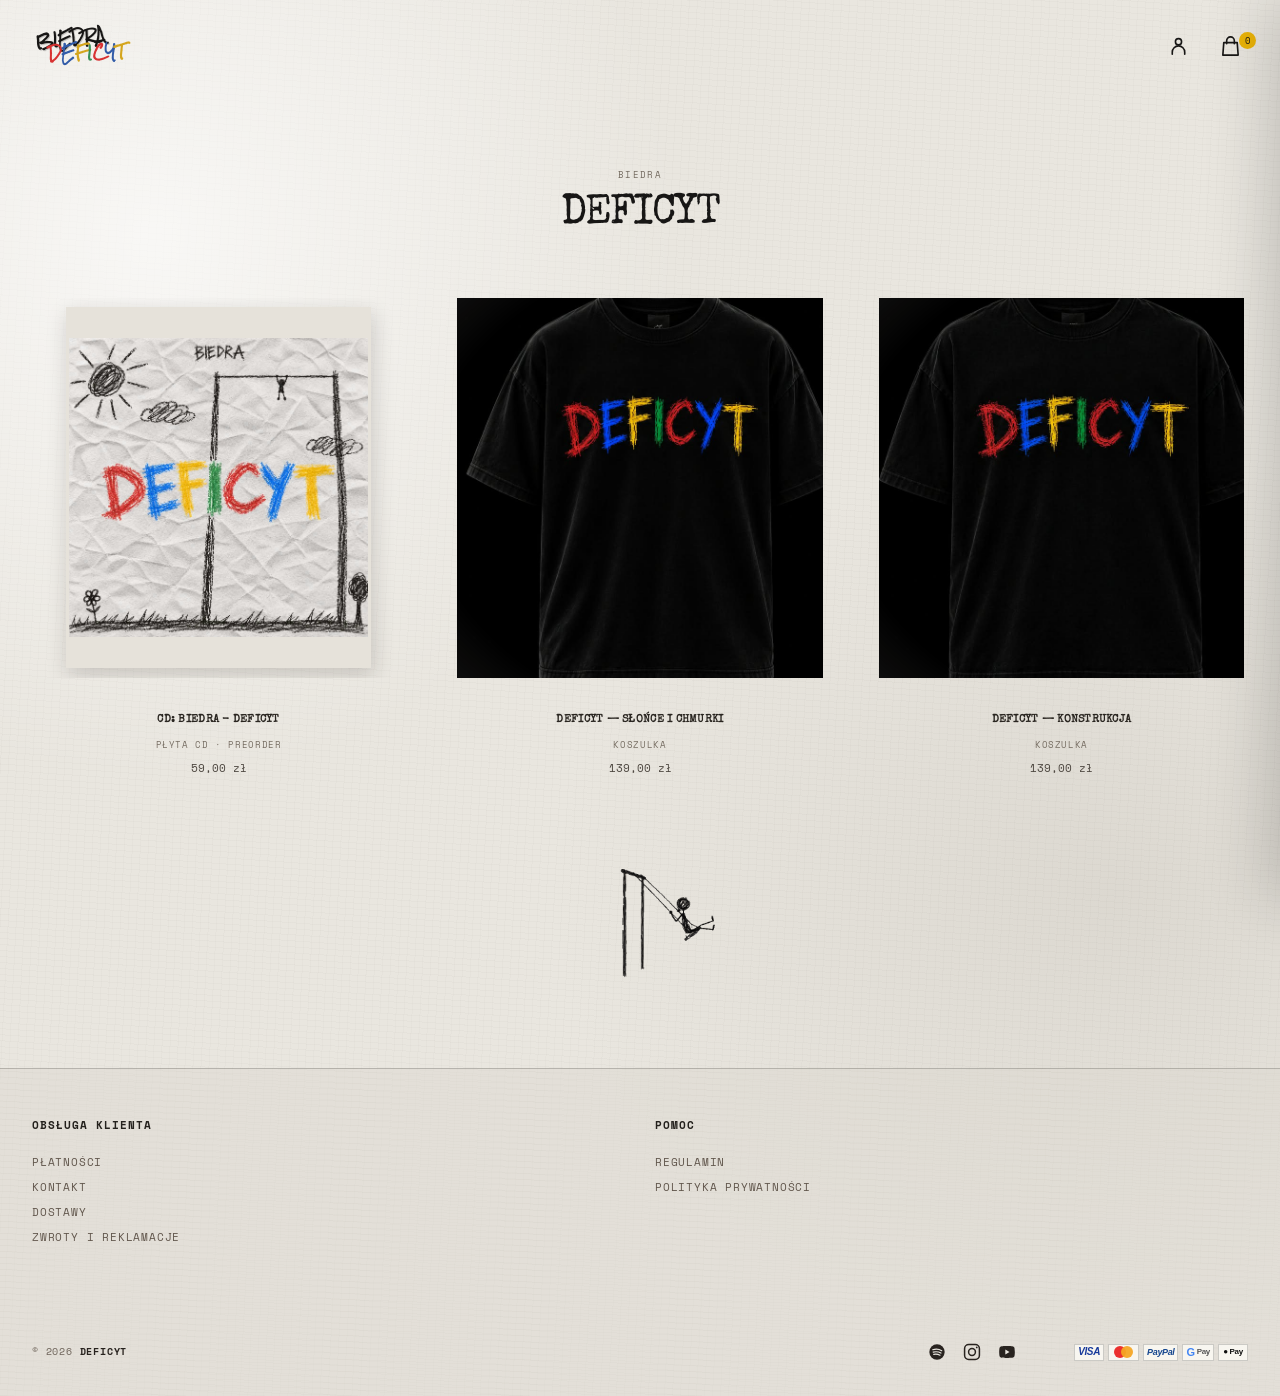
<file: index.html>
<!doctype html>
<html lang="pl">
<head>
  <meta charset="utf-8">
  <meta name="viewport" content="width=device-width, initial-scale=1">
  <meta name="theme-color" content="#e8e5de">
  <meta name="description" content="DEFICYT — wydanie BIEDRA — DEFICYT, płyta CD i koszulki.">
  <title>DEFICYT — sklep</title>
  <link rel="stylesheet" href="./styles.css">
  <script src="./config.js" defer></script>
  <script src="./app.js" defer></script>
</head>
<body data-page="home">
  <header class="site-header">
    <a class="logo" href="./index.html" aria-label="DEFICYT — strona główna">
      <span>BIEDRA</span><span class="logo-deficyt"><span class="logo-deficyt-letter">D</span><span class="logo-deficyt-letter">E</span><span class="logo-deficyt-letter">F</span><span class="logo-deficyt-letter">I</span><span class="logo-deficyt-letter">C</span><span class="logo-deficyt-letter">Y</span><span class="logo-deficyt-letter">T</span></span>
    </a>
    <nav class="header-actions" aria-label="Nawigacja">
      <a class="header-icon account-link" href="#wydanie" aria-label="Przejdź do wydania">
        <svg viewBox="0 0 24 24" aria-hidden="true"><circle cx="12" cy="7" r="3.2"/><path d="M5.5 20v-2.1a6.5 6.5 0 0 1 13 0V20"/></svg>
      </a>
      <button class="header-icon cart-open" type="button" aria-label="Otwórz koszyk">
        <svg viewBox="0 0 24 24" aria-hidden="true"><path d="M5 8h14l1 13H4L5 8Z"/><path d="M8 9V6a4 4 0 0 1 8 0v3"/></svg>
        <span class="cart-count">0</span>
      </button>
    </nav>
  </header>

  <main class="home-main">
    <section class="home-products" id="wydanie" aria-label="Produkty DEFICYT">
      <header class="home-preface">
        <p class="home-preface-kicker">BIEDRA</p>
        <h1>DEFICYT</h1>
      </header>
      <div class="home-product-grid" id="home-product-grid"></div>
      <div class="home-swing" aria-label="Animacja huśtającej się postaci">
        <img src="./assets/kid-swing.gif" alt="Huśtająca się rysunkowa postać" loading="lazy">
      </div>
    </section>
  </main>

  <footer class="site-footer" aria-label="Stopka sklepu">
  <div class="footer-inner">
    <div class="footer-links">
      <section class="footer-column" aria-label="Obsługa klienta">
        <h2>OBSŁUGA KLIENTA</h2>
        <a href="./platnosci.html">PŁATNOŚCI</a>
        <a href="./kontakt.html">KONTAKT</a>
        <a href="./dostawa.html">DOSTAWY</a>
        <a href="./zwroty.html">ZWROTY I REKLAMACJE</a>
      </section>
      <section class="footer-column" aria-label="Pomoc">
        <h2>POMOC</h2>
        <a href="./regulamin.html">REGULAMIN</a>
        <a href="./prywatnosc.html">POLITYKA PRYWATNOŚCI</a>
      </section>
    </div>
    <div class="footer-bottom">
      <p class="footer-copyright">© 2026 <strong>DEFICYT</strong></p>
      <nav class="footer-socials" aria-label="Media społecznościowe">
        <a href="#" aria-label="Spotify" title="Spotify"><svg viewBox="0 0 24 24" aria-hidden="true"><circle cx="12" cy="12" r="9.2" fill="currentColor" stroke="none"/><path d="M6.8 9.2c3.9-1.1 7.9-.7 10.9 1.2M7.4 12.1c3.2-.8 6.7-.4 9.3 1.2M8 14.8c2.7-.6 5.4-.2 7.6 1.1" fill="none" stroke="#e9e6df" stroke-width="1.35" stroke-linecap="round"/></svg></a>
        <a href="#" aria-label="Instagram" title="Instagram"><svg viewBox="0 0 24 24" aria-hidden="true"><rect x="3.1" y="3.1" width="17.8" height="17.8" rx="5" fill="none" stroke="currentColor" stroke-width="1.8"/><circle cx="12" cy="12" r="4.1" fill="none" stroke="currentColor" stroke-width="1.8"/><circle cx="17.7" cy="6.5" r="1.1" fill="currentColor" stroke="none"/></svg></a>
        <a href="#" aria-label="YouTube" title="YouTube"><svg viewBox="0 0 24 24" aria-hidden="true"><path d="M21 7.2a2.6 2.6 0 0 0-1.8-1.9C17.6 4.8 12 4.8 12 4.8s-5.6 0-7.2.5A2.6 2.6 0 0 0 3 7.2 27 27 0 0 0 2.6 12a27 27 0 0 0 .4 4.8 2.6 2.6 0 0 0 1.8 1.9c1.6.5 7.2.5 7.2.5s5.6 0 7.2-.5a2.6 2.6 0 0 0 1.8-1.9 27 27 0 0 0 .4-4.8Z" fill="currentColor" stroke="none"/><path d="m10 9 5 3-5 3Z" fill="#e9e6df" stroke="none"/></svg></a>
      </nav>
      <div class="footer-payments" aria-label="Przykładowe oznaczenia płatności">
        <span class="pay-logo visa">VISA</span><span class="pay-logo mastercard"><i></i><b></b></span>
        <span class="pay-logo paypal">PayPal</span><span class="pay-logo gpay"><b>G</b> Pay</span><span class="pay-logo applepay">● Pay</span>
      </div>
    </div>
  </div>
</footer>

  <div class="cart-scrim" hidden></div>
  <aside class="cart-drawer" aria-hidden="true" aria-label="Koszyk">
    <div class="cart-head">
      <div><p class="micro-label">TWÓJ WYBÓR</p><h2>Koszyk<span>.</span></h2></div>
      <button class="cart-close" type="button" aria-label="Zamknij koszyk">×</button>
    </div>
    <div class="cart-lines"></div>
    <p class="cart-empty">Koszyk jest pusty.</p>
    <div class="cart-foot">
      <div class="cart-sum"><span>SUMA</span><strong>0,00 zł</strong></div>
      <button class="checkout-button" type="button" disabled>PRZEJDŹ DO CHECKOUTU <b>↗</b></button>
      <p class="checkout-note" role="status">Tryb podglądu — checkout płatności jest wyłączony.</p>
    </div>
  </aside>
  <div class="toast" role="status" aria-live="polite"></div>
</body>
</html>
</file>
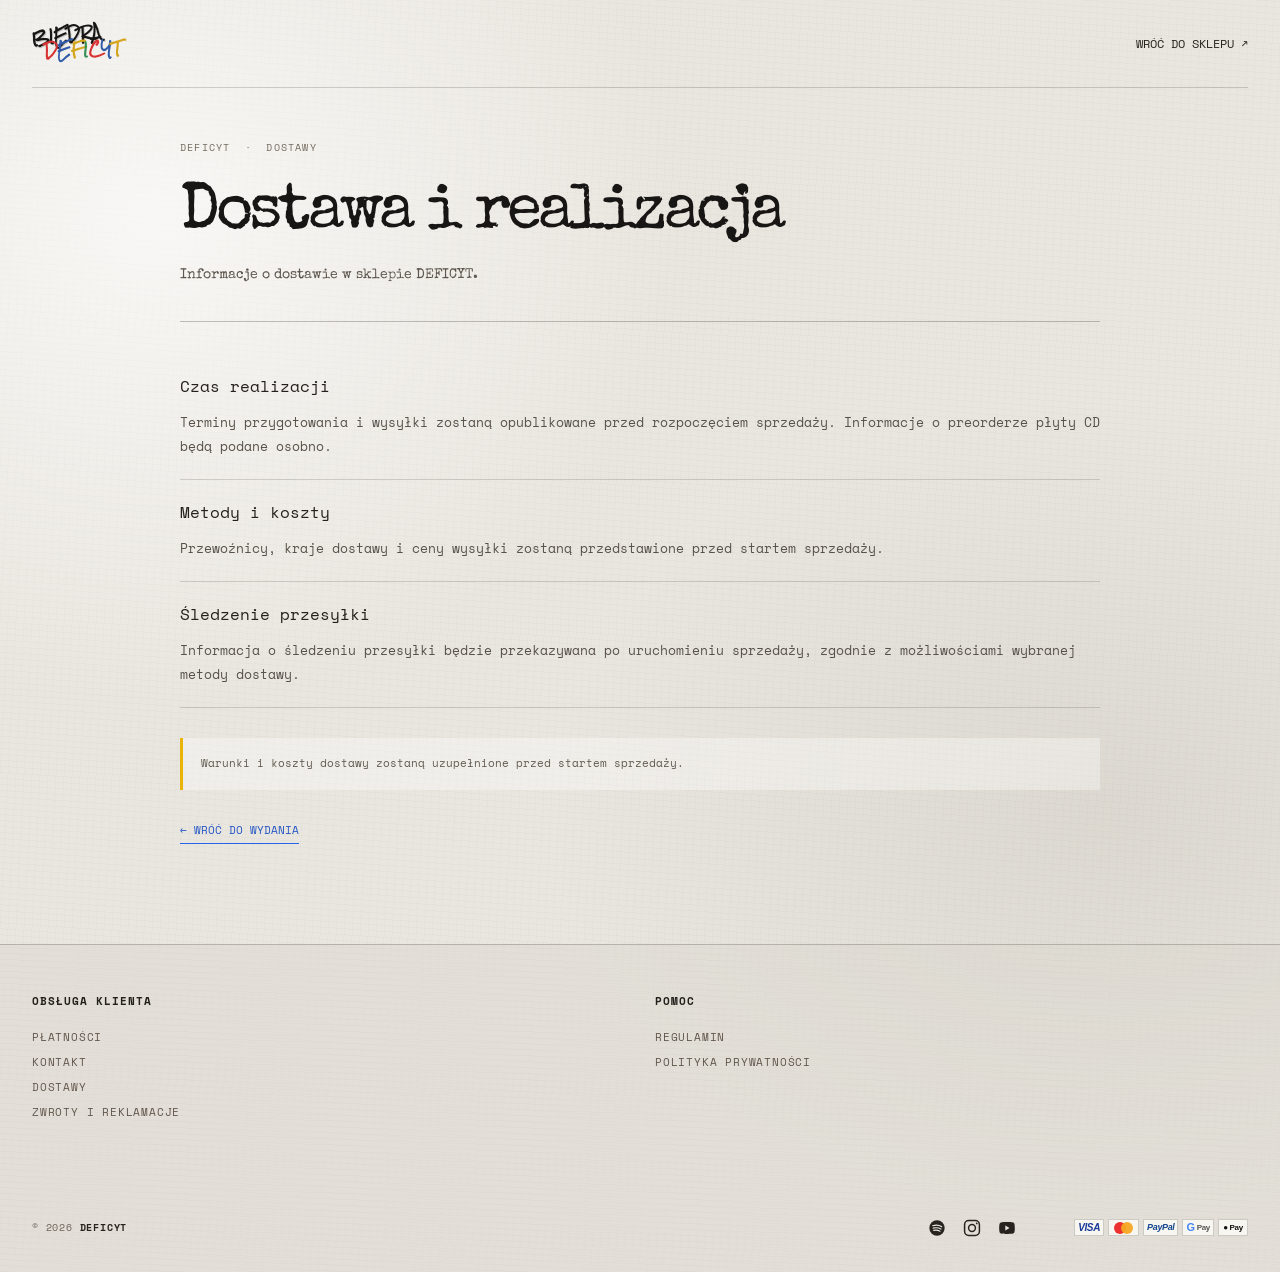
<file: dostawa.html>
<!doctype html>
<html lang="pl">
<head>
  <meta charset="utf-8">
  <meta name="viewport" content="width=device-width, initial-scale=1">
  <meta name="theme-color" content="#e9e6df">
  <meta name="description" content="Informacje o dostawie w sklepie DEFICYT.">
  <title>Dostawy — DEFICYT</title>
  <link rel="stylesheet" href="./styles.css">
</head>
<body class="info-body">
  <header class="info-header">
    <a class="logo" href="./index.html" aria-label="DEFICYT — strona główna"><span>BIEDRA</span><span class="logo-deficyt"><span class="logo-deficyt-letter">D</span><span class="logo-deficyt-letter">E</span><span class="logo-deficyt-letter">F</span><span class="logo-deficyt-letter">I</span><span class="logo-deficyt-letter">C</span><span class="logo-deficyt-letter">Y</span><span class="logo-deficyt-letter">T</span></span></a>
    <a class="info-home" href="./index.html">WRÓĆ DO SKLEPU ↗</a>
  </header>
  <main class="info-main">
    <p class="info-kicker">DEFICYT &nbsp;·&nbsp; DOSTAWY</p>
    <h1 class="info-title">Dostawa i realizacja</h1>
    <p class="info-lead">Informacje o dostawie w sklepie DEFICYT.</p>
    <div class="info-rule"></div>
    <section class="info-section"><h2>Czas realizacji</h2><p>Terminy przygotowania i wysyłki zostaną opublikowane przed rozpoczęciem sprzedaży. Informacje o preorderze płyty CD będą podane osobno.</p></section><section class="info-section"><h2>Metody i koszty</h2><p>Przewoźnicy, kraje dostawy i ceny wysyłki zostaną przedstawione przed startem sprzedaży.</p></section><section class="info-section"><h2>Śledzenie przesyłki</h2><p>Informacja o śledzeniu przesyłki będzie przekazywana po uruchomieniu sprzedaży, zgodnie z możliwościami wybranej metody dostawy.</p></section>
    <aside class="info-notice">Warunki i koszty dostawy zostaną uzupełnione przed startem sprzedaży.</aside>
    <a class="info-back" href="./index.html">← WRÓĆ DO WYDANIA</a>
  </main>
  <footer class="site-footer" aria-label="Stopka sklepu">
  <div class="footer-inner">
    <div class="footer-links">
      <section class="footer-column" aria-label="Obsługa klienta">
        <h2>OBSŁUGA KLIENTA</h2>
        <a href="./platnosci.html">PŁATNOŚCI</a>
        <a href="./kontakt.html">KONTAKT</a>
        <a href="./dostawa.html">DOSTAWY</a>
        <a href="./zwroty.html">ZWROTY I REKLAMACJE</a>
      </section>
      <section class="footer-column" aria-label="Pomoc">
        <h2>POMOC</h2>
        <a href="./regulamin.html">REGULAMIN</a>
        <a href="./prywatnosc.html">POLITYKA PRYWATNOŚCI</a>
      </section>
    </div>
    <div class="footer-bottom">
      <p class="footer-copyright">© 2026 <strong>DEFICYT</strong></p>
      <nav class="footer-socials" aria-label="Media społecznościowe">
        <a href="#" aria-label="Spotify" title="Spotify"><svg viewBox="0 0 24 24" aria-hidden="true"><circle cx="12" cy="12" r="9.2" fill="currentColor" stroke="none"/><path d="M6.8 9.2c3.9-1.1 7.9-.7 10.9 1.2M7.4 12.1c3.2-.8 6.7-.4 9.3 1.2M8 14.8c2.7-.6 5.4-.2 7.6 1.1" fill="none" stroke="#e9e6df" stroke-width="1.35" stroke-linecap="round"/></svg></a>
        <a href="#" aria-label="Instagram" title="Instagram"><svg viewBox="0 0 24 24" aria-hidden="true"><rect x="3.1" y="3.1" width="17.8" height="17.8" rx="5" fill="none" stroke="currentColor" stroke-width="1.8"/><circle cx="12" cy="12" r="4.1" fill="none" stroke="currentColor" stroke-width="1.8"/><circle cx="17.7" cy="6.5" r="1.1" fill="currentColor" stroke="none"/></svg></a>
        <a href="#" aria-label="YouTube" title="YouTube"><svg viewBox="0 0 24 24" aria-hidden="true"><path d="M21 7.2a2.6 2.6 0 0 0-1.8-1.9C17.6 4.8 12 4.8 12 4.8s-5.6 0-7.2.5A2.6 2.6 0 0 0 3 7.2 27 27 0 0 0 2.6 12a27 27 0 0 0 .4 4.8 2.6 2.6 0 0 0 1.8 1.9c1.6.5 7.2.5 7.2.5s5.6 0 7.2-.5a2.6 2.6 0 0 0 1.8-1.9 27 27 0 0 0 .4-4.8Z" fill="currentColor" stroke="none"/><path d="m10 9 5 3-5 3Z" fill="#e9e6df" stroke="none"/></svg></a>
      </nav>
      <div class="footer-payments" aria-label="Przykładowe oznaczenia płatności">
        <span class="pay-logo visa">VISA</span><span class="pay-logo mastercard"><i></i><b></b></span>
        <span class="pay-logo paypal">PayPal</span><span class="pay-logo gpay"><b>G</b> Pay</span><span class="pay-logo applepay">● Pay</span>
      </div>
    </div>
  </div>
</footer>
</body>
</html>
</file>
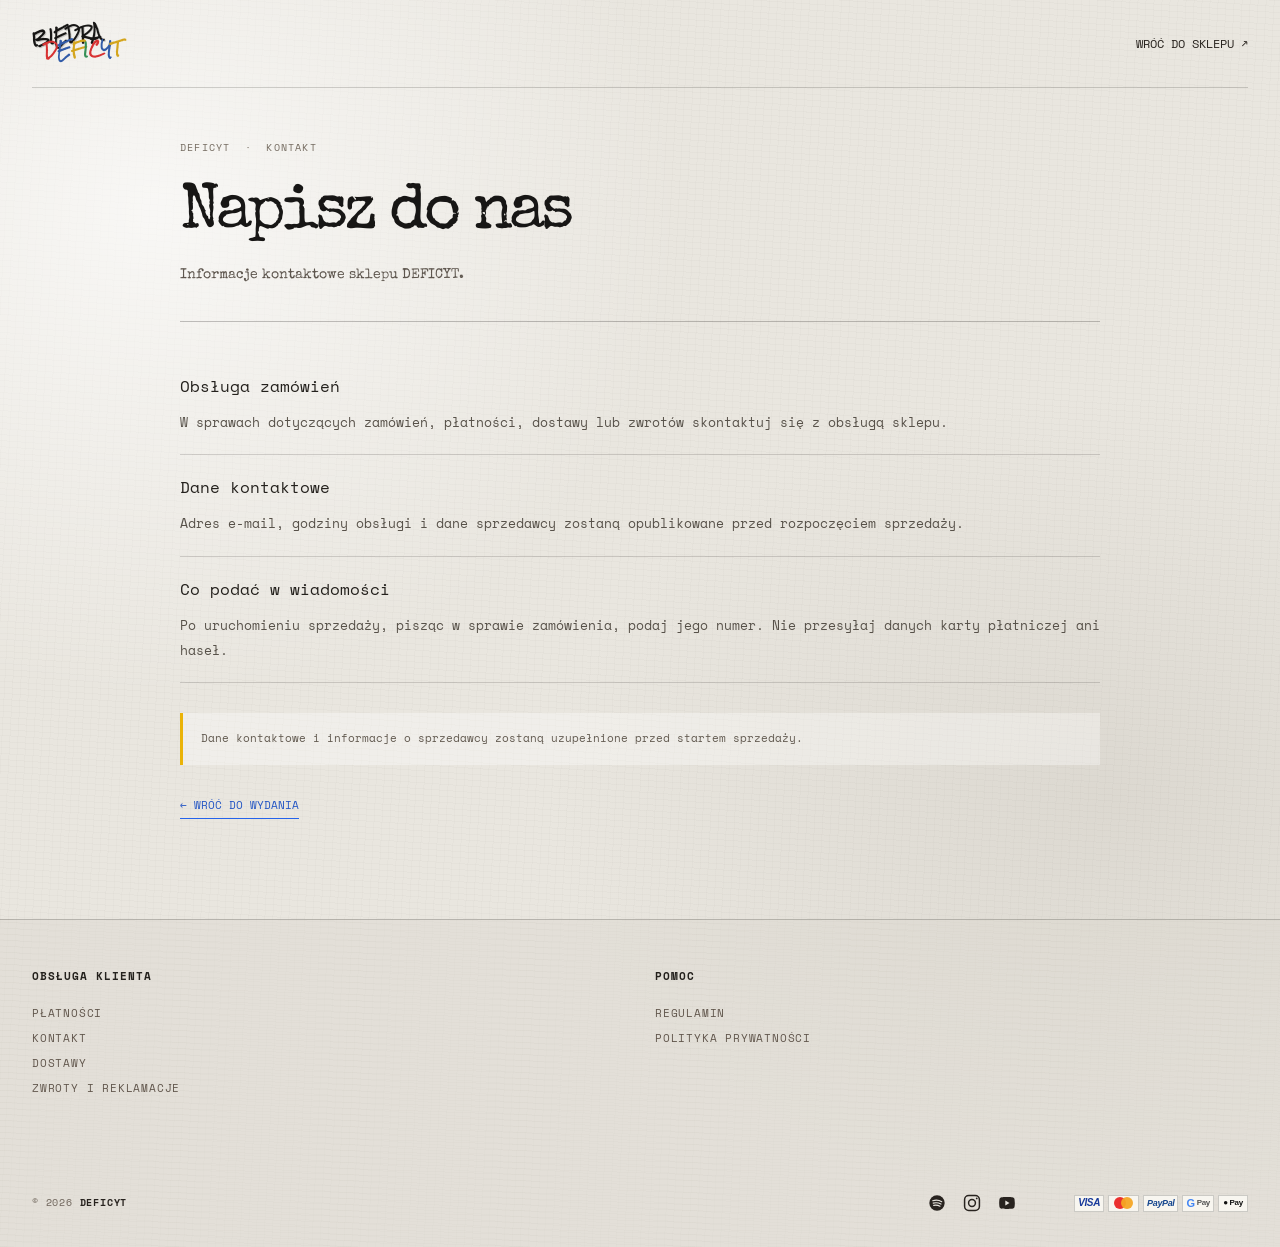
<file: kontakt.html>
<!doctype html>
<html lang="pl">
<head>
  <meta charset="utf-8">
  <meta name="viewport" content="width=device-width, initial-scale=1">
  <meta name="theme-color" content="#e9e6df">
  <meta name="description" content="Kontakt ze sklepem DEFICYT.">
  <title>Kontakt — DEFICYT</title>
  <link rel="stylesheet" href="./styles.css">
</head>
<body class="info-body">
  <header class="info-header">
    <a class="logo" href="./index.html" aria-label="DEFICYT — strona główna"><span>BIEDRA</span><span class="logo-deficyt"><span class="logo-deficyt-letter">D</span><span class="logo-deficyt-letter">E</span><span class="logo-deficyt-letter">F</span><span class="logo-deficyt-letter">I</span><span class="logo-deficyt-letter">C</span><span class="logo-deficyt-letter">Y</span><span class="logo-deficyt-letter">T</span></span></a>
    <a class="info-home" href="./index.html">WRÓĆ DO SKLEPU ↗</a>
  </header>
  <main class="info-main">
    <p class="info-kicker">DEFICYT &nbsp;·&nbsp; KONTAKT</p>
    <h1 class="info-title">Napisz do nas</h1>
    <p class="info-lead">Informacje kontaktowe sklepu DEFICYT.</p>
    <div class="info-rule"></div>
    <section class="info-section"><h2>Obsługa zamówień</h2><p>W sprawach dotyczących zamówień, płatności, dostawy lub zwrotów skontaktuj się z obsługą sklepu.</p></section><section class="info-section"><h2>Dane kontaktowe</h2><p>Adres e-mail, godziny obsługi i dane sprzedawcy zostaną opublikowane przed rozpoczęciem sprzedaży.</p></section><section class="info-section"><h2>Co podać w wiadomości</h2><p>Po uruchomieniu sprzedaży, pisząc w sprawie zamówienia, podaj jego numer. Nie przesyłaj danych karty płatniczej ani haseł.</p></section>
    <aside class="info-notice">Dane kontaktowe i informacje o sprzedawcy zostaną uzupełnione przed startem sprzedaży.</aside>
    <a class="info-back" href="./index.html">← WRÓĆ DO WYDANIA</a>
  </main>
  <footer class="site-footer" aria-label="Stopka sklepu">
  <div class="footer-inner">
    <div class="footer-links">
      <section class="footer-column" aria-label="Obsługa klienta">
        <h2>OBSŁUGA KLIENTA</h2>
        <a href="./platnosci.html">PŁATNOŚCI</a>
        <a href="./kontakt.html">KONTAKT</a>
        <a href="./dostawa.html">DOSTAWY</a>
        <a href="./zwroty.html">ZWROTY I REKLAMACJE</a>
      </section>
      <section class="footer-column" aria-label="Pomoc">
        <h2>POMOC</h2>
        <a href="./regulamin.html">REGULAMIN</a>
        <a href="./prywatnosc.html">POLITYKA PRYWATNOŚCI</a>
      </section>
    </div>
    <div class="footer-bottom">
      <p class="footer-copyright">© 2026 <strong>DEFICYT</strong></p>
      <nav class="footer-socials" aria-label="Media społecznościowe">
        <a href="#" aria-label="Spotify" title="Spotify"><svg viewBox="0 0 24 24" aria-hidden="true"><circle cx="12" cy="12" r="9.2" fill="currentColor" stroke="none"/><path d="M6.8 9.2c3.9-1.1 7.9-.7 10.9 1.2M7.4 12.1c3.2-.8 6.7-.4 9.3 1.2M8 14.8c2.7-.6 5.4-.2 7.6 1.1" fill="none" stroke="#e9e6df" stroke-width="1.35" stroke-linecap="round"/></svg></a>
        <a href="#" aria-label="Instagram" title="Instagram"><svg viewBox="0 0 24 24" aria-hidden="true"><rect x="3.1" y="3.1" width="17.8" height="17.8" rx="5" fill="none" stroke="currentColor" stroke-width="1.8"/><circle cx="12" cy="12" r="4.1" fill="none" stroke="currentColor" stroke-width="1.8"/><circle cx="17.7" cy="6.5" r="1.1" fill="currentColor" stroke="none"/></svg></a>
        <a href="#" aria-label="YouTube" title="YouTube"><svg viewBox="0 0 24 24" aria-hidden="true"><path d="M21 7.2a2.6 2.6 0 0 0-1.8-1.9C17.6 4.8 12 4.8 12 4.8s-5.6 0-7.2.5A2.6 2.6 0 0 0 3 7.2 27 27 0 0 0 2.6 12a27 27 0 0 0 .4 4.8 2.6 2.6 0 0 0 1.8 1.9c1.6.5 7.2.5 7.2.5s5.6 0 7.2-.5a2.6 2.6 0 0 0 1.8-1.9 27 27 0 0 0 .4-4.8Z" fill="currentColor" stroke="none"/><path d="m10 9 5 3-5 3Z" fill="#e9e6df" stroke="none"/></svg></a>
      </nav>
      <div class="footer-payments" aria-label="Przykładowe oznaczenia płatności">
        <span class="pay-logo visa">VISA</span><span class="pay-logo mastercard"><i></i><b></b></span>
        <span class="pay-logo paypal">PayPal</span><span class="pay-logo gpay"><b>G</b> Pay</span><span class="pay-logo applepay">● Pay</span>
      </div>
    </div>
  </div>
</footer>
</body>
</html>
</file>
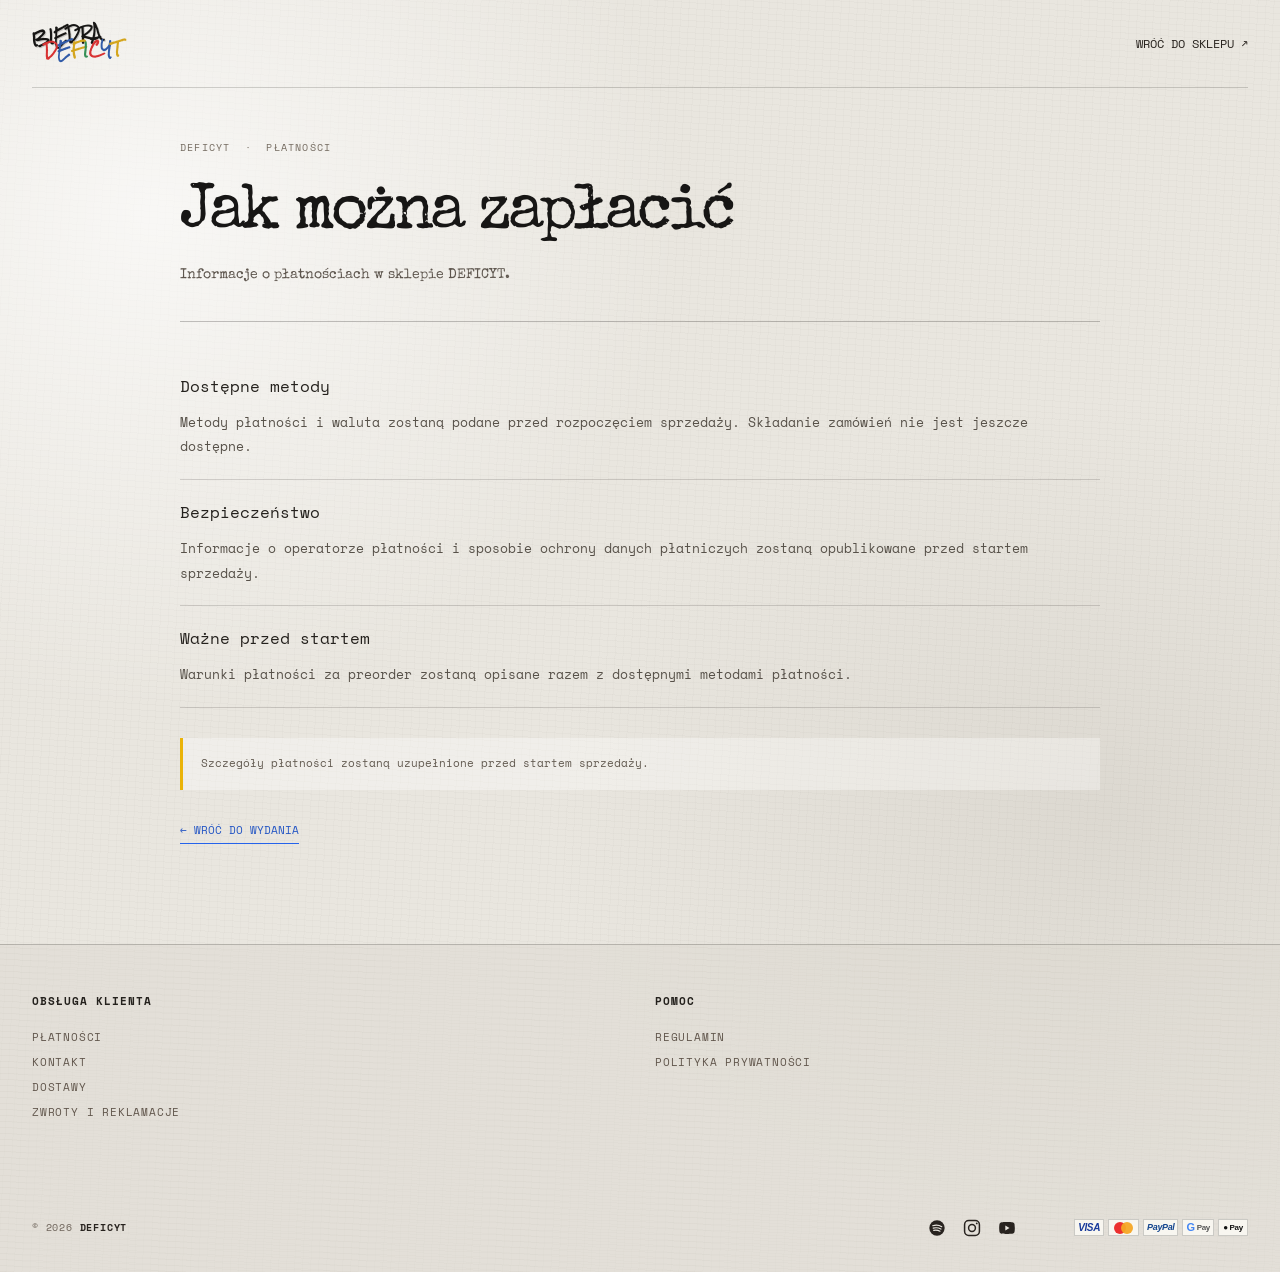
<file: platnosci.html>
<!doctype html>
<html lang="pl">
<head>
  <meta charset="utf-8">
  <meta name="viewport" content="width=device-width, initial-scale=1">
  <meta name="theme-color" content="#e9e6df">
  <meta name="description" content="Informacje o płatnościach w sklepie DEFICYT.">
  <title>Płatności — DEFICYT</title>
  <link rel="stylesheet" href="./styles.css">
</head>
<body class="info-body">
  <header class="info-header">
    <a class="logo" href="./index.html" aria-label="DEFICYT — strona główna"><span>BIEDRA</span><span class="logo-deficyt"><span class="logo-deficyt-letter">D</span><span class="logo-deficyt-letter">E</span><span class="logo-deficyt-letter">F</span><span class="logo-deficyt-letter">I</span><span class="logo-deficyt-letter">C</span><span class="logo-deficyt-letter">Y</span><span class="logo-deficyt-letter">T</span></span></a>
    <a class="info-home" href="./index.html">WRÓĆ DO SKLEPU ↗</a>
  </header>
  <main class="info-main">
    <p class="info-kicker">DEFICYT &nbsp;·&nbsp; PŁATNOŚCI</p>
    <h1 class="info-title">Jak można zapłacić</h1>
    <p class="info-lead">Informacje o płatnościach w sklepie DEFICYT.</p>
    <div class="info-rule"></div>
    <section class="info-section"><h2>Dostępne metody</h2><p>Metody płatności i waluta zostaną podane przed rozpoczęciem sprzedaży. Składanie zamówień nie jest jeszcze dostępne.</p></section><section class="info-section"><h2>Bezpieczeństwo</h2><p>Informacje o operatorze płatności i sposobie ochrony danych płatniczych zostaną opublikowane przed startem sprzedaży.</p></section><section class="info-section"><h2>Ważne przed startem</h2><p>Warunki płatności za preorder zostaną opisane razem z dostępnymi metodami płatności.</p></section>
    <aside class="info-notice">Szczegóły płatności zostaną uzupełnione przed startem sprzedaży.</aside>
    <a class="info-back" href="./index.html">← WRÓĆ DO WYDANIA</a>
  </main>
  <footer class="site-footer" aria-label="Stopka sklepu">
  <div class="footer-inner">
    <div class="footer-links">
      <section class="footer-column" aria-label="Obsługa klienta">
        <h2>OBSŁUGA KLIENTA</h2>
        <a href="./platnosci.html">PŁATNOŚCI</a>
        <a href="./kontakt.html">KONTAKT</a>
        <a href="./dostawa.html">DOSTAWY</a>
        <a href="./zwroty.html">ZWROTY I REKLAMACJE</a>
      </section>
      <section class="footer-column" aria-label="Pomoc">
        <h2>POMOC</h2>
        <a href="./regulamin.html">REGULAMIN</a>
        <a href="./prywatnosc.html">POLITYKA PRYWATNOŚCI</a>
      </section>
    </div>
    <div class="footer-bottom">
      <p class="footer-copyright">© 2026 <strong>DEFICYT</strong></p>
      <nav class="footer-socials" aria-label="Media społecznościowe">
        <a href="#" aria-label="Spotify" title="Spotify"><svg viewBox="0 0 24 24" aria-hidden="true"><circle cx="12" cy="12" r="9.2" fill="currentColor" stroke="none"/><path d="M6.8 9.2c3.9-1.1 7.9-.7 10.9 1.2M7.4 12.1c3.2-.8 6.7-.4 9.3 1.2M8 14.8c2.7-.6 5.4-.2 7.6 1.1" fill="none" stroke="#e9e6df" stroke-width="1.35" stroke-linecap="round"/></svg></a>
        <a href="#" aria-label="Instagram" title="Instagram"><svg viewBox="0 0 24 24" aria-hidden="true"><rect x="3.1" y="3.1" width="17.8" height="17.8" rx="5" fill="none" stroke="currentColor" stroke-width="1.8"/><circle cx="12" cy="12" r="4.1" fill="none" stroke="currentColor" stroke-width="1.8"/><circle cx="17.7" cy="6.5" r="1.1" fill="currentColor" stroke="none"/></svg></a>
        <a href="#" aria-label="YouTube" title="YouTube"><svg viewBox="0 0 24 24" aria-hidden="true"><path d="M21 7.2a2.6 2.6 0 0 0-1.8-1.9C17.6 4.8 12 4.8 12 4.8s-5.6 0-7.2.5A2.6 2.6 0 0 0 3 7.2 27 27 0 0 0 2.6 12a27 27 0 0 0 .4 4.8 2.6 2.6 0 0 0 1.8 1.9c1.6.5 7.2.5 7.2.5s5.6 0 7.2-.5a2.6 2.6 0 0 0 1.8-1.9 27 27 0 0 0 .4-4.8Z" fill="currentColor" stroke="none"/><path d="m10 9 5 3-5 3Z" fill="#e9e6df" stroke="none"/></svg></a>
      </nav>
      <div class="footer-payments" aria-label="Przykładowe oznaczenia płatności">
        <span class="pay-logo visa">VISA</span><span class="pay-logo mastercard"><i></i><b></b></span>
        <span class="pay-logo paypal">PayPal</span><span class="pay-logo gpay"><b>G</b> Pay</span><span class="pay-logo applepay">● Pay</span>
      </div>
    </div>
  </div>
</footer>
</body>
</html>
</file>
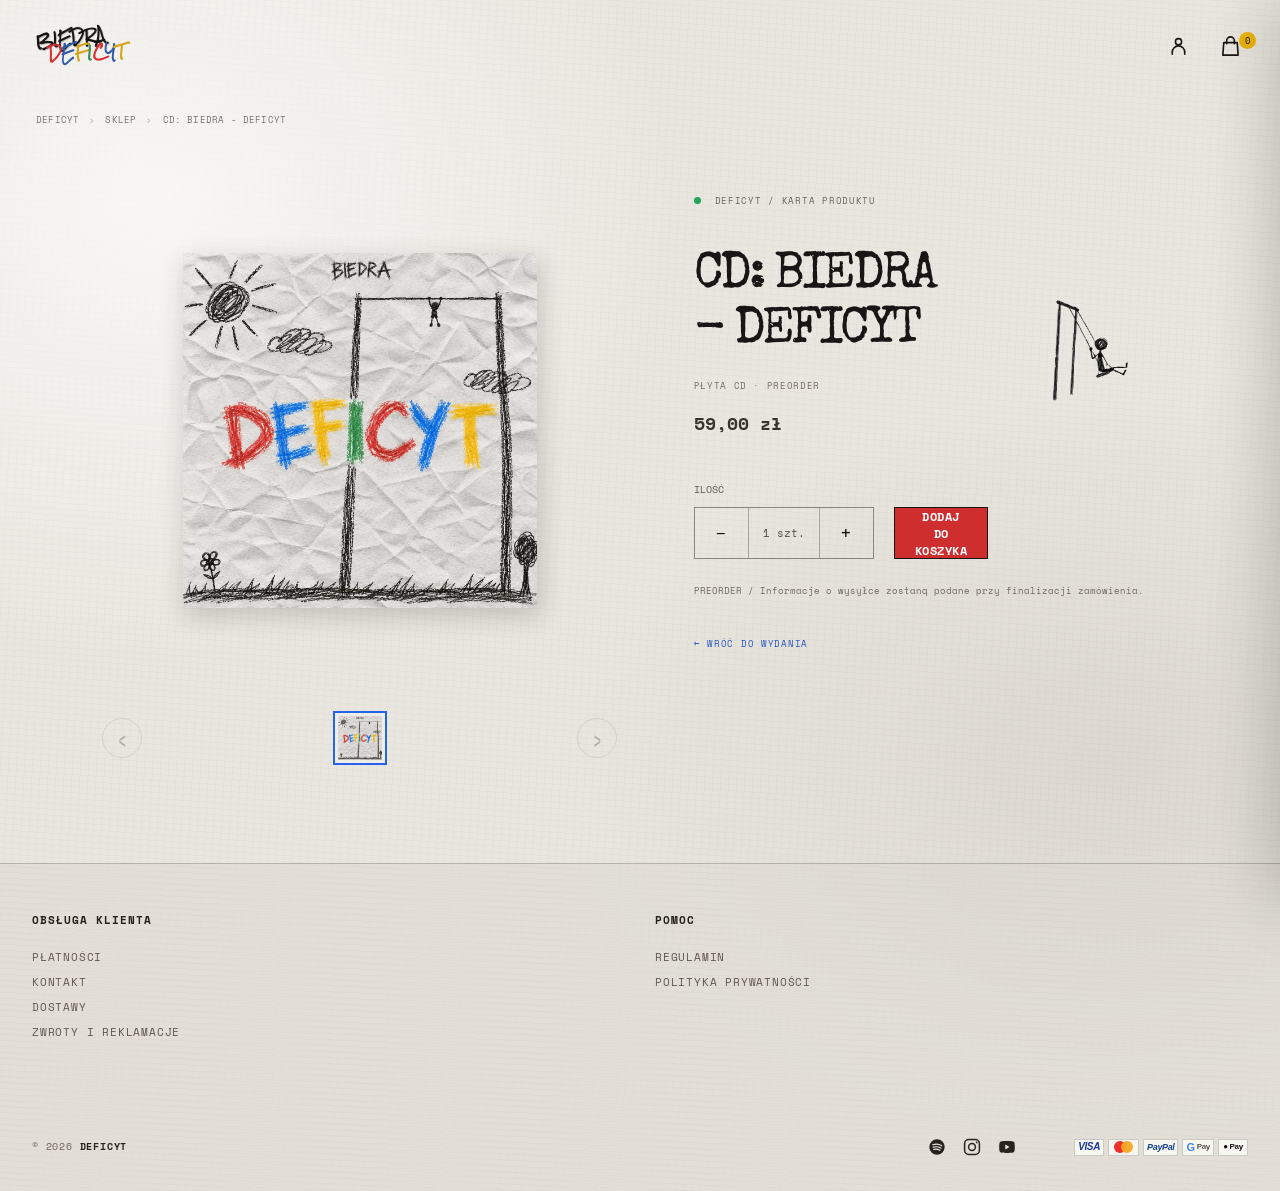
<file: product.html>
<!doctype html>
<html lang="pl">
<head>
  <meta charset="utf-8">
  <meta name="viewport" content="width=device-width, initial-scale=1">
  <meta name="theme-color" content="#050405">
  <meta name="description" content="Produkty sklepu DEFICYT.">
  <title>Produkt — DEFICYT</title>
  <link rel="stylesheet" href="./styles.css">
  <script src="./config.js" defer></script>
  <script src="./app.js" defer></script>
</head>
<body data-page="product">
  <header class="site-header">
    <a class="logo" href="./index.html" aria-label="DEFICYT — strona główna">
      <span>BIEDRA</span><span class="logo-deficyt"><span class="logo-deficyt-letter">D</span><span class="logo-deficyt-letter">E</span><span class="logo-deficyt-letter">F</span><span class="logo-deficyt-letter">I</span><span class="logo-deficyt-letter">C</span><span class="logo-deficyt-letter">Y</span><span class="logo-deficyt-letter">T</span></span>
    </a>
    <nav class="header-actions" aria-label="Nawigacja">
      <a class="header-icon account-link" href="./index.html#wydanie" aria-label="Sklep">
        <svg viewBox="0 0 24 24" aria-hidden="true"><circle cx="12" cy="7" r="3.2"/><path d="M5.5 20v-2.1a6.5 6.5 0 0 1 13 0V20"/></svg>
      </a>
      <button class="header-icon cart-open" type="button" aria-label="Otwórz koszyk">
        <svg viewBox="0 0 24 24" aria-hidden="true"><path d="M5 8h14l1 13H4L5 8Z"/><path d="M8 9V6a4 4 0 0 1 8 0v3"/></svg>
        <span class="cart-count">0</span>
      </button>
    </nav>
  </header>

  <main class="product-main">
    <div class="breadcrumb"><a href="./index.html">DEFICYT</a><b>›</b><a href="./index.html#wydanie">SKLEP</a><b>›</b><span id="product-breadcrumb">PRODUKT</span></div>
    <section class="product-layout" id="product-layout">
      <div class="product-gallery">
        <div class="gallery-stage" id="gallery-stage"></div>
        <div class="gallery-controls">
          <button class="gallery-arrow gallery-prev" type="button" aria-label="Poprzedni widok">‹</button>
          <div class="gallery-thumbs" id="gallery-thumbs"></div>
          <button class="gallery-arrow gallery-next" type="button" aria-label="Następny widok">›</button>
        </div>
      </div>
      <div class="product-buy">
        <p class="micro-label"><i></i> DEFICYT / KARTA PRODUKTU</p>
        <aside class="product-gif" aria-label="Animacja z okładki">
          <img src="./assets/kid-swing.gif" alt="Rysunkowa postać huśtająca się na konstrukcji" loading="eager">
        </aside>
        <h1 id="detail-name">Produkt</h1>
        <p class="detail-meta" id="detail-meta"></p>
        <p class="detail-price" id="detail-price"></p>
        <div class="detail-option" id="size-option">
          <span>ROZMIAR</span>
          <div class="detail-sizes" id="detail-sizes"></div>
        </div>
        <div class="detail-quantity">
          <label for="detail-qty">ILOŚĆ</label>
          <div class="quantity-control">
            <button type="button" id="qty-minus" aria-label="Zmniejsz ilość">−</button>
            <output id="detail-qty">1 szt.</output>
            <button type="button" id="qty-plus" aria-label="Zwiększ ilość">+</button>
          </div>
          <button type="button" class="detail-add" id="detail-add">Dodaj do koszyka</button>
        </div>
        <p class="detail-footnote" id="detail-footnote"></p>
        <a class="back-to-shop" href="./index.html#wydanie">← WRÓĆ DO WYDANIA</a>
      </div>
    </section>
  </main>

  <footer class="site-footer" aria-label="Stopka sklepu">
  <div class="footer-inner">
    <div class="footer-links">
      <section class="footer-column" aria-label="Obsługa klienta">
        <h2>OBSŁUGA KLIENTA</h2>
        <a href="./platnosci.html">PŁATNOŚCI</a>
        <a href="./kontakt.html">KONTAKT</a>
        <a href="./dostawa.html">DOSTAWY</a>
        <a href="./zwroty.html">ZWROTY I REKLAMACJE</a>
      </section>
      <section class="footer-column" aria-label="Pomoc">
        <h2>POMOC</h2>
        <a href="./regulamin.html">REGULAMIN</a>
        <a href="./prywatnosc.html">POLITYKA PRYWATNOŚCI</a>
      </section>
    </div>
    <div class="footer-bottom">
      <p class="footer-copyright">© 2026 <strong>DEFICYT</strong></p>
      <nav class="footer-socials" aria-label="Media społecznościowe">
        <a href="#" aria-label="Spotify" title="Spotify"><svg viewBox="0 0 24 24" aria-hidden="true"><circle cx="12" cy="12" r="9.2" fill="currentColor" stroke="none"/><path d="M6.8 9.2c3.9-1.1 7.9-.7 10.9 1.2M7.4 12.1c3.2-.8 6.7-.4 9.3 1.2M8 14.8c2.7-.6 5.4-.2 7.6 1.1" fill="none" stroke="#e9e6df" stroke-width="1.35" stroke-linecap="round"/></svg></a>
        <a href="#" aria-label="Instagram" title="Instagram"><svg viewBox="0 0 24 24" aria-hidden="true"><rect x="3.1" y="3.1" width="17.8" height="17.8" rx="5" fill="none" stroke="currentColor" stroke-width="1.8"/><circle cx="12" cy="12" r="4.1" fill="none" stroke="currentColor" stroke-width="1.8"/><circle cx="17.7" cy="6.5" r="1.1" fill="currentColor" stroke="none"/></svg></a>
        <a href="#" aria-label="YouTube" title="YouTube"><svg viewBox="0 0 24 24" aria-hidden="true"><path d="M21 7.2a2.6 2.6 0 0 0-1.8-1.9C17.6 4.8 12 4.8 12 4.8s-5.6 0-7.2.5A2.6 2.6 0 0 0 3 7.2 27 27 0 0 0 2.6 12a27 27 0 0 0 .4 4.8 2.6 2.6 0 0 0 1.8 1.9c1.6.5 7.2.5 7.2.5s5.6 0 7.2-.5a2.6 2.6 0 0 0 1.8-1.9 27 27 0 0 0 .4-4.8Z" fill="currentColor" stroke="none"/><path d="m10 9 5 3-5 3Z" fill="#e9e6df" stroke="none"/></svg></a>
      </nav>
      <div class="footer-payments" aria-label="Przykładowe oznaczenia płatności">
        <span class="pay-logo visa">VISA</span><span class="pay-logo mastercard"><i></i><b></b></span>
        <span class="pay-logo paypal">PayPal</span><span class="pay-logo gpay"><b>G</b> Pay</span><span class="pay-logo applepay">● Pay</span>
      </div>
    </div>
  </div>
</footer>

  <div class="cart-scrim" hidden></div>
  <aside class="cart-drawer" aria-hidden="true" aria-label="Koszyk">
    <div class="cart-head">
      <div><p class="micro-label">TWÓJ WYBÓR</p><h2>Koszyk<span>.</span></h2></div>
      <button class="cart-close" type="button" aria-label="Zamknij koszyk">×</button>
    </div>
    <div class="cart-lines"></div>
    <p class="cart-empty">Koszyk jest pusty.</p>
    <div class="cart-foot">
      <div class="cart-sum"><span>SUMA</span><strong>0,00 zł</strong></div>
      <button class="checkout-button" type="button" disabled>PRZEJDŹ DO CHECKOUTU <b>↗</b></button>
      <p class="checkout-note" role="status">Tryb podglądu — checkout płatności jest wyłączony.</p>
    </div>
  </aside>
  <div class="toast" role="status" aria-live="polite"></div>
</body>
</html>
</file>
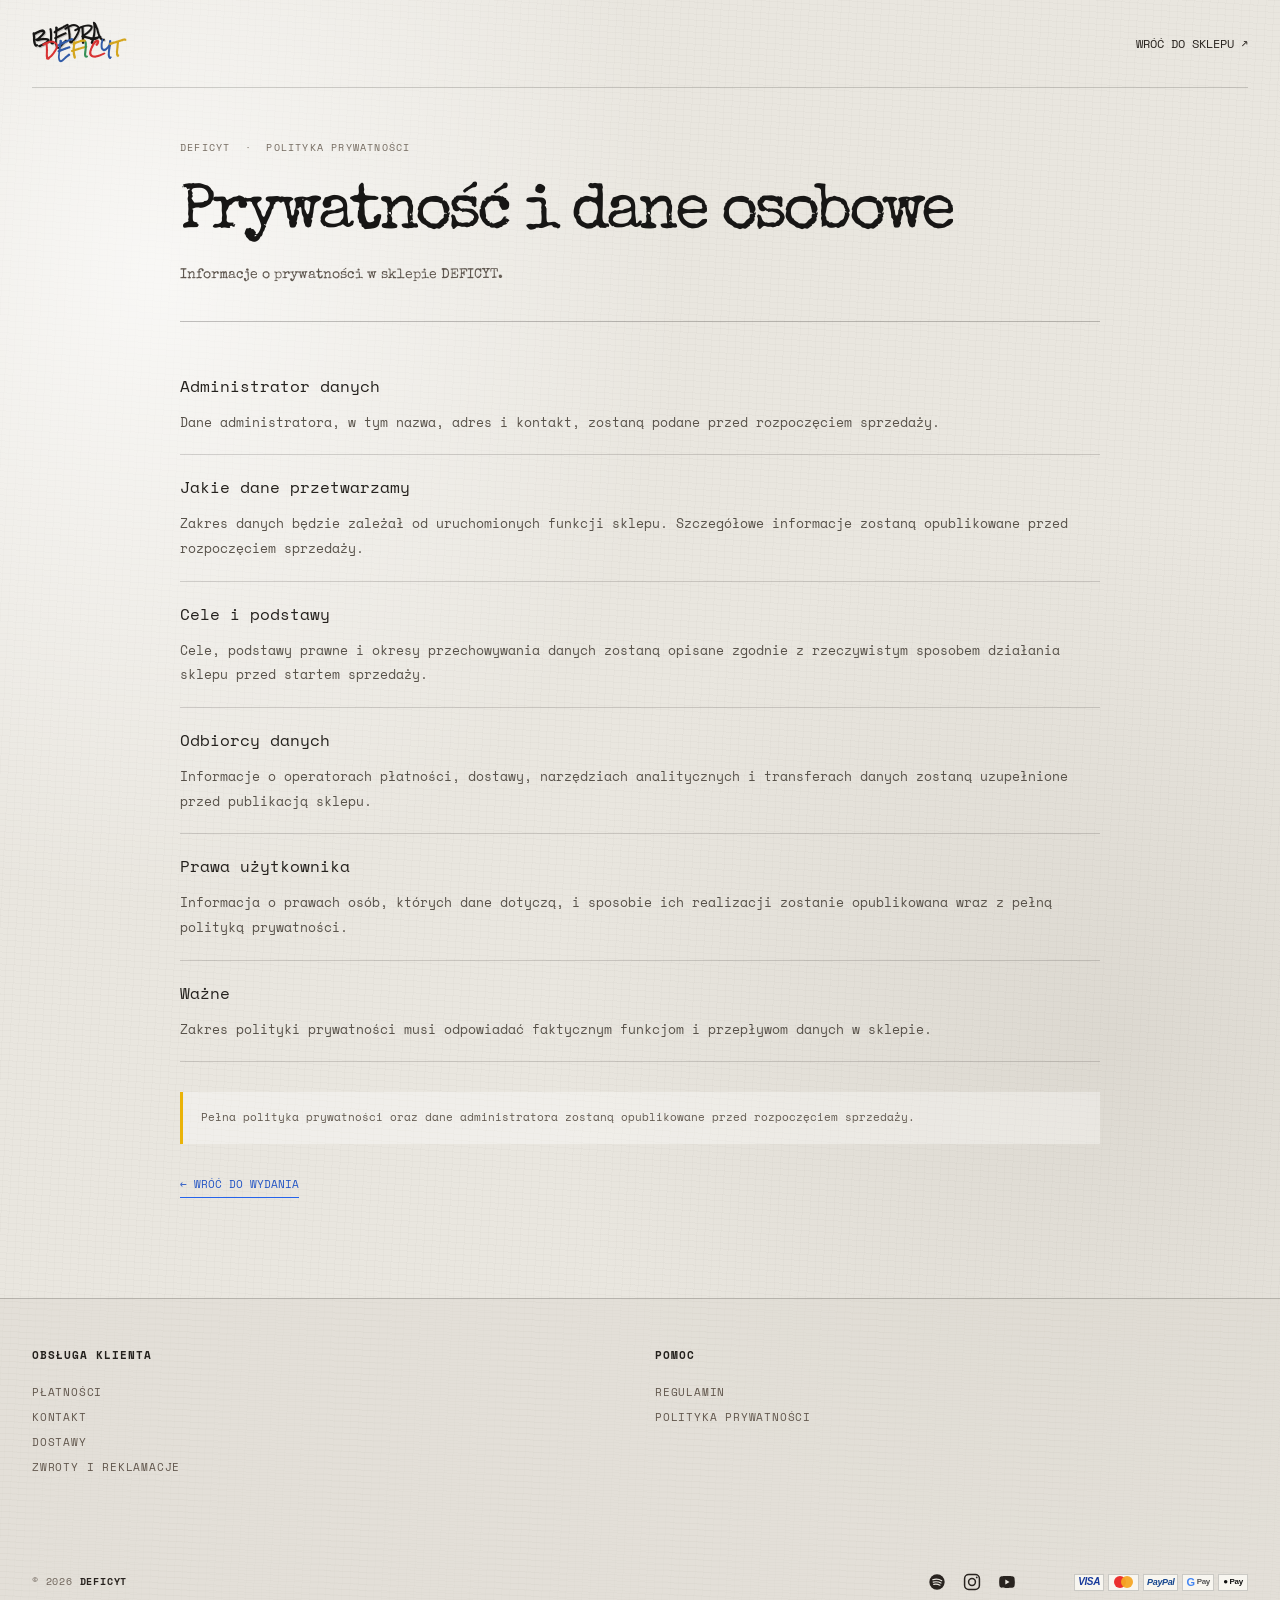
<file: prywatnosc.html>
<!doctype html>
<html lang="pl">
<head>
  <meta charset="utf-8">
  <meta name="viewport" content="width=device-width, initial-scale=1">
  <meta name="theme-color" content="#e9e6df">
  <meta name="description" content="Informacje o prywatności w sklepie DEFICYT.">
  <title>Polityka prywatności — DEFICYT</title>
  <link rel="stylesheet" href="./styles.css">
</head>
<body class="info-body">
  <header class="info-header">
    <a class="logo" href="./index.html" aria-label="DEFICYT — strona główna"><span>BIEDRA</span><span class="logo-deficyt"><span class="logo-deficyt-letter">D</span><span class="logo-deficyt-letter">E</span><span class="logo-deficyt-letter">F</span><span class="logo-deficyt-letter">I</span><span class="logo-deficyt-letter">C</span><span class="logo-deficyt-letter">Y</span><span class="logo-deficyt-letter">T</span></span></a>
    <a class="info-home" href="./index.html">WRÓĆ DO SKLEPU ↗</a>
  </header>
  <main class="info-main">
    <p class="info-kicker">DEFICYT &nbsp;·&nbsp; POLITYKA PRYWATNOŚCI</p>
    <h1 class="info-title">Prywatność i dane osobowe</h1>
    <p class="info-lead">Informacje o prywatności w sklepie DEFICYT.</p>
    <div class="info-rule"></div>
    <section class="info-section"><h2>Administrator danych</h2><p>Dane administratora, w tym nazwa, adres i kontakt, zostaną podane przed rozpoczęciem sprzedaży.</p></section><section class="info-section"><h2>Jakie dane przetwarzamy</h2><p>Zakres danych będzie zależał od uruchomionych funkcji sklepu. Szczegółowe informacje zostaną opublikowane przed rozpoczęciem sprzedaży.</p></section><section class="info-section"><h2>Cele i podstawy</h2><p>Cele, podstawy prawne i okresy przechowywania danych zostaną opisane zgodnie z rzeczywistym sposobem działania sklepu przed startem sprzedaży.</p></section><section class="info-section"><h2>Odbiorcy danych</h2><p>Informacje o operatorach płatności, dostawy, narzędziach analitycznych i transferach danych zostaną uzupełnione przed publikacją sklepu.</p></section><section class="info-section"><h2>Prawa użytkownika</h2><p>Informacja o prawach osób, których dane dotyczą, i sposobie ich realizacji zostanie opublikowana wraz z pełną polityką prywatności.</p></section><section class="info-section"><h2>Ważne</h2><p>Zakres polityki prywatności musi odpowiadać faktycznym funkcjom i przepływom danych w sklepie.</p></section>
    <aside class="info-notice">Pełna polityka prywatności oraz dane administratora zostaną opublikowane przed rozpoczęciem sprzedaży.</aside>
    <a class="info-back" href="./index.html">← WRÓĆ DO WYDANIA</a>
  </main>
  <footer class="site-footer" aria-label="Stopka sklepu">
  <div class="footer-inner">
    <div class="footer-links">
      <section class="footer-column" aria-label="Obsługa klienta">
        <h2>OBSŁUGA KLIENTA</h2>
        <a href="./platnosci.html">PŁATNOŚCI</a>
        <a href="./kontakt.html">KONTAKT</a>
        <a href="./dostawa.html">DOSTAWY</a>
        <a href="./zwroty.html">ZWROTY I REKLAMACJE</a>
      </section>
      <section class="footer-column" aria-label="Pomoc">
        <h2>POMOC</h2>
        <a href="./regulamin.html">REGULAMIN</a>
        <a href="./prywatnosc.html">POLITYKA PRYWATNOŚCI</a>
      </section>
    </div>
    <div class="footer-bottom">
      <p class="footer-copyright">© 2026 <strong>DEFICYT</strong></p>
      <nav class="footer-socials" aria-label="Media społecznościowe">
        <a href="#" aria-label="Spotify" title="Spotify"><svg viewBox="0 0 24 24" aria-hidden="true"><circle cx="12" cy="12" r="9.2" fill="currentColor" stroke="none"/><path d="M6.8 9.2c3.9-1.1 7.9-.7 10.9 1.2M7.4 12.1c3.2-.8 6.7-.4 9.3 1.2M8 14.8c2.7-.6 5.4-.2 7.6 1.1" fill="none" stroke="#e9e6df" stroke-width="1.35" stroke-linecap="round"/></svg></a>
        <a href="#" aria-label="Instagram" title="Instagram"><svg viewBox="0 0 24 24" aria-hidden="true"><rect x="3.1" y="3.1" width="17.8" height="17.8" rx="5" fill="none" stroke="currentColor" stroke-width="1.8"/><circle cx="12" cy="12" r="4.1" fill="none" stroke="currentColor" stroke-width="1.8"/><circle cx="17.7" cy="6.5" r="1.1" fill="currentColor" stroke="none"/></svg></a>
        <a href="#" aria-label="YouTube" title="YouTube"><svg viewBox="0 0 24 24" aria-hidden="true"><path d="M21 7.2a2.6 2.6 0 0 0-1.8-1.9C17.6 4.8 12 4.8 12 4.8s-5.6 0-7.2.5A2.6 2.6 0 0 0 3 7.2 27 27 0 0 0 2.6 12a27 27 0 0 0 .4 4.8 2.6 2.6 0 0 0 1.8 1.9c1.6.5 7.2.5 7.2.5s5.6 0 7.2-.5a2.6 2.6 0 0 0 1.8-1.9 27 27 0 0 0 .4-4.8Z" fill="currentColor" stroke="none"/><path d="m10 9 5 3-5 3Z" fill="#e9e6df" stroke="none"/></svg></a>
      </nav>
      <div class="footer-payments" aria-label="Przykładowe oznaczenia płatności">
        <span class="pay-logo visa">VISA</span><span class="pay-logo mastercard"><i></i><b></b></span>
        <span class="pay-logo paypal">PayPal</span><span class="pay-logo gpay"><b>G</b> Pay</span><span class="pay-logo applepay">● Pay</span>
      </div>
    </div>
  </div>
</footer>
</body>
</html>
</file>
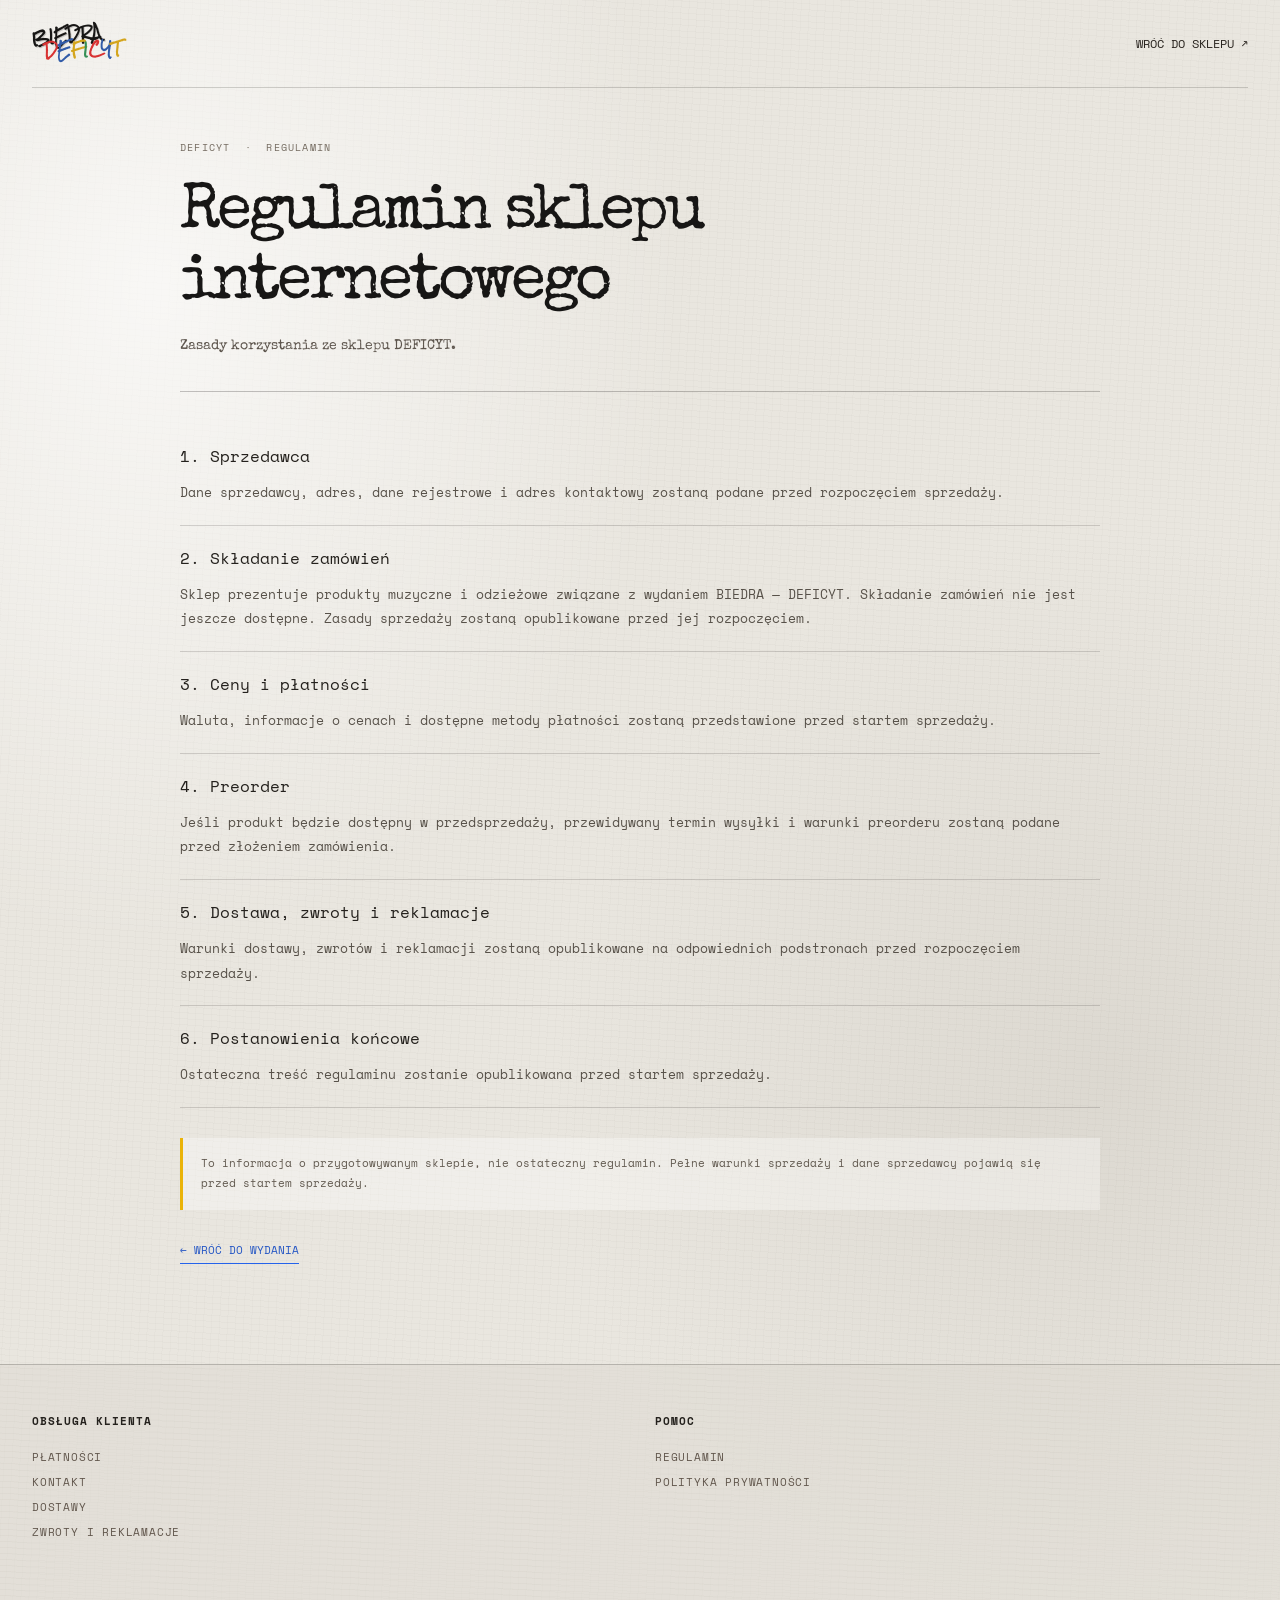
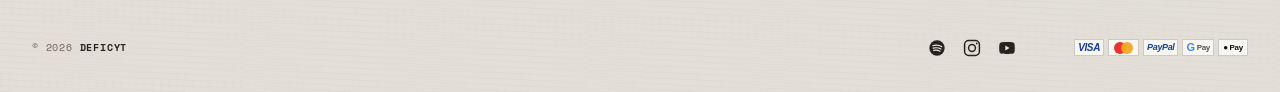
<file: regulamin.html>
<!doctype html>
<html lang="pl">
<head>
  <meta charset="utf-8">
  <meta name="viewport" content="width=device-width, initial-scale=1">
  <meta name="theme-color" content="#e9e6df">
  <meta name="description" content="Informacje o zasadach sklepu DEFICYT.">
  <title>Regulamin — DEFICYT</title>
  <link rel="stylesheet" href="./styles.css">
</head>
<body class="info-body">
  <header class="info-header">
    <a class="logo" href="./index.html" aria-label="DEFICYT — strona główna"><span>BIEDRA</span><span class="logo-deficyt"><span class="logo-deficyt-letter">D</span><span class="logo-deficyt-letter">E</span><span class="logo-deficyt-letter">F</span><span class="logo-deficyt-letter">I</span><span class="logo-deficyt-letter">C</span><span class="logo-deficyt-letter">Y</span><span class="logo-deficyt-letter">T</span></span></a>
    <a class="info-home" href="./index.html">WRÓĆ DO SKLEPU ↗</a>
  </header>
  <main class="info-main">
    <p class="info-kicker">DEFICYT &nbsp;·&nbsp; REGULAMIN</p>
    <h1 class="info-title">Regulamin sklepu internetowego</h1>
    <p class="info-lead">Zasady korzystania ze sklepu DEFICYT.</p>
    <div class="info-rule"></div>
    <section class="info-section"><h2>1. Sprzedawca</h2><p>Dane sprzedawcy, adres, dane rejestrowe i adres kontaktowy zostaną podane przed rozpoczęciem sprzedaży.</p></section><section class="info-section"><h2>2. Składanie zamówień</h2><p>Sklep prezentuje produkty muzyczne i odzieżowe związane z wydaniem BIEDRA — DEFICYT. Składanie zamówień nie jest jeszcze dostępne. Zasady sprzedaży zostaną opublikowane przed jej rozpoczęciem.</p></section><section class="info-section"><h2>3. Ceny i płatności</h2><p>Waluta, informacje o cenach i dostępne metody płatności zostaną przedstawione przed startem sprzedaży.</p></section><section class="info-section"><h2>4. Preorder</h2><p>Jeśli produkt będzie dostępny w przedsprzedaży, przewidywany termin wysyłki i warunki preorderu zostaną podane przed złożeniem zamówienia.</p></section><section class="info-section"><h2>5. Dostawa, zwroty i reklamacje</h2><p>Warunki dostawy, zwrotów i reklamacji zostaną opublikowane na odpowiednich podstronach przed rozpoczęciem sprzedaży.</p></section><section class="info-section"><h2>6. Postanowienia końcowe</h2><p>Ostateczna treść regulaminu zostanie opublikowana przed startem sprzedaży.</p></section>
    <aside class="info-notice">To informacja o przygotowywanym sklepie, nie ostateczny regulamin. Pełne warunki sprzedaży i dane sprzedawcy pojawią się przed startem sprzedaży.</aside>
    <a class="info-back" href="./index.html">← WRÓĆ DO WYDANIA</a>
  </main>
  <footer class="site-footer" aria-label="Stopka sklepu">
  <div class="footer-inner">
    <div class="footer-links">
      <section class="footer-column" aria-label="Obsługa klienta">
        <h2>OBSŁUGA KLIENTA</h2>
        <a href="./platnosci.html">PŁATNOŚCI</a>
        <a href="./kontakt.html">KONTAKT</a>
        <a href="./dostawa.html">DOSTAWY</a>
        <a href="./zwroty.html">ZWROTY I REKLAMACJE</a>
      </section>
      <section class="footer-column" aria-label="Pomoc">
        <h2>POMOC</h2>
        <a href="./regulamin.html">REGULAMIN</a>
        <a href="./prywatnosc.html">POLITYKA PRYWATNOŚCI</a>
      </section>
    </div>
    <div class="footer-bottom">
      <p class="footer-copyright">© 2026 <strong>DEFICYT</strong></p>
      <nav class="footer-socials" aria-label="Media społecznościowe">
        <a href="#" aria-label="Spotify" title="Spotify"><svg viewBox="0 0 24 24" aria-hidden="true"><circle cx="12" cy="12" r="9.2" fill="currentColor" stroke="none"/><path d="M6.8 9.2c3.9-1.1 7.9-.7 10.9 1.2M7.4 12.1c3.2-.8 6.7-.4 9.3 1.2M8 14.8c2.7-.6 5.4-.2 7.6 1.1" fill="none" stroke="#e9e6df" stroke-width="1.35" stroke-linecap="round"/></svg></a>
        <a href="#" aria-label="Instagram" title="Instagram"><svg viewBox="0 0 24 24" aria-hidden="true"><rect x="3.1" y="3.1" width="17.8" height="17.8" rx="5" fill="none" stroke="currentColor" stroke-width="1.8"/><circle cx="12" cy="12" r="4.1" fill="none" stroke="currentColor" stroke-width="1.8"/><circle cx="17.7" cy="6.5" r="1.1" fill="currentColor" stroke="none"/></svg></a>
        <a href="#" aria-label="YouTube" title="YouTube"><svg viewBox="0 0 24 24" aria-hidden="true"><path d="M21 7.2a2.6 2.6 0 0 0-1.8-1.9C17.6 4.8 12 4.8 12 4.8s-5.6 0-7.2.5A2.6 2.6 0 0 0 3 7.2 27 27 0 0 0 2.6 12a27 27 0 0 0 .4 4.8 2.6 2.6 0 0 0 1.8 1.9c1.6.5 7.2.5 7.2.5s5.6 0 7.2-.5a2.6 2.6 0 0 0 1.8-1.9 27 27 0 0 0 .4-4.8Z" fill="currentColor" stroke="none"/><path d="m10 9 5 3-5 3Z" fill="#e9e6df" stroke="none"/></svg></a>
      </nav>
      <div class="footer-payments" aria-label="Przykładowe oznaczenia płatności">
        <span class="pay-logo visa">VISA</span><span class="pay-logo mastercard"><i></i><b></b></span>
        <span class="pay-logo paypal">PayPal</span><span class="pay-logo gpay"><b>G</b> Pay</span><span class="pay-logo applepay">● Pay</span>
      </div>
    </div>
  </div>
</footer>
</body>
</html>
</file>
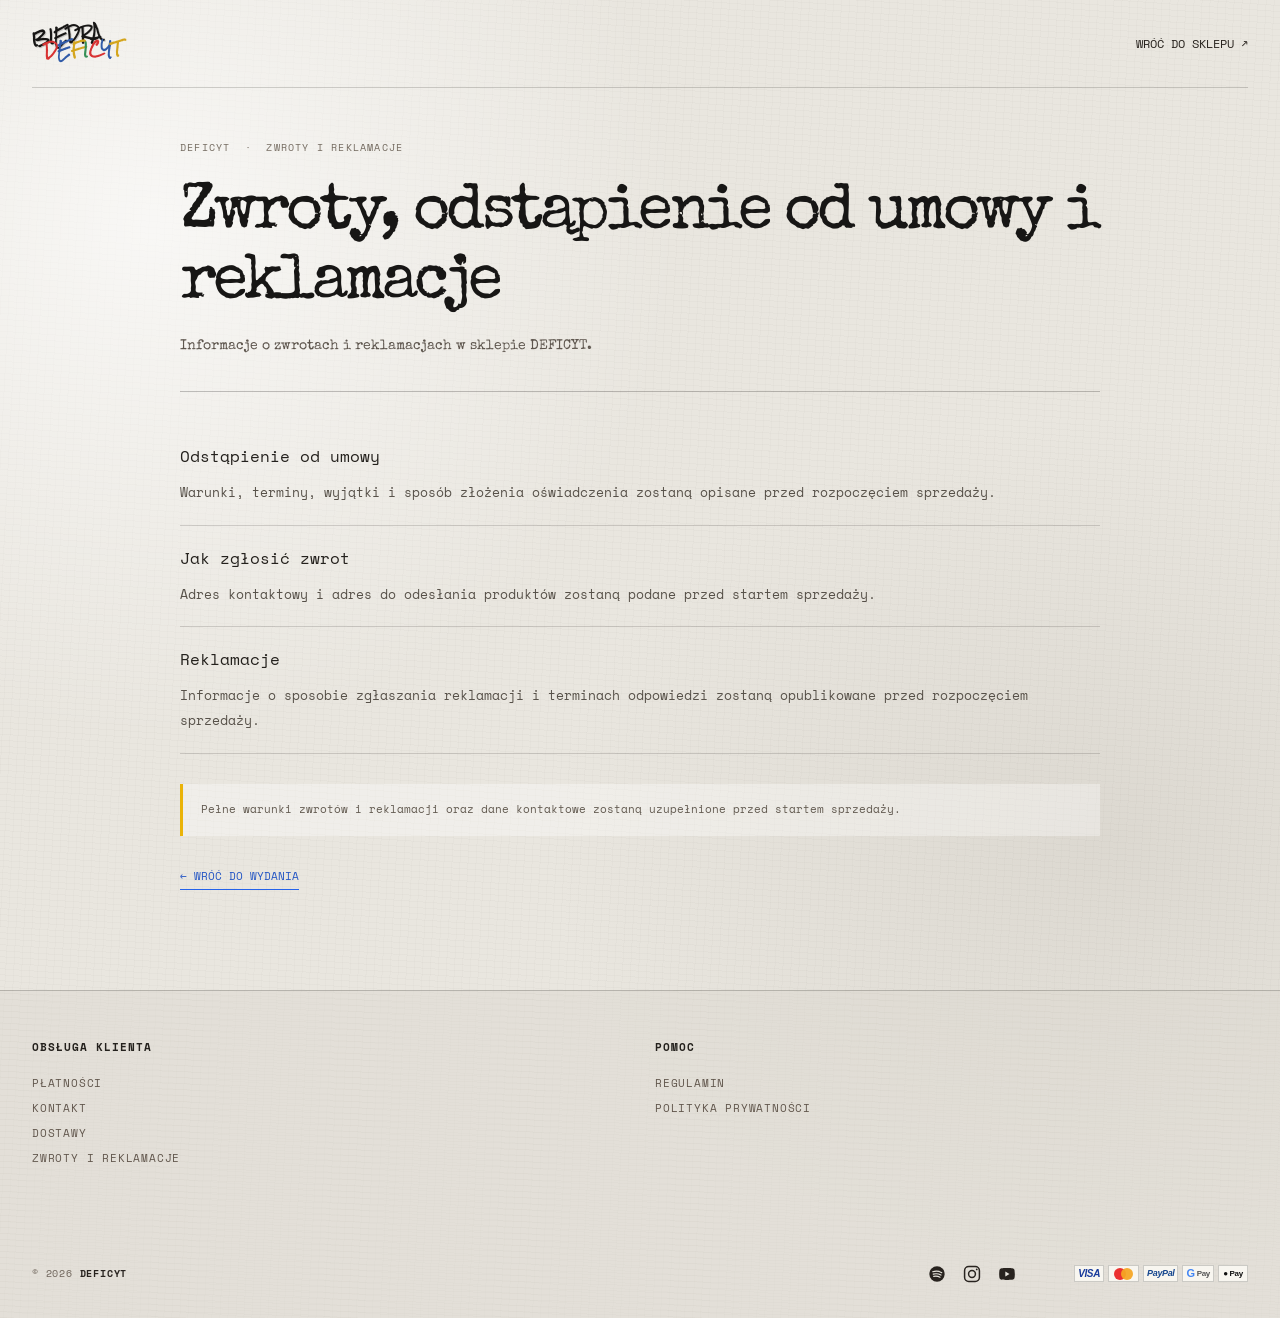
<file: zwroty.html>
<!doctype html>
<html lang="pl">
<head>
  <meta charset="utf-8">
  <meta name="viewport" content="width=device-width, initial-scale=1">
  <meta name="theme-color" content="#e9e6df">
  <meta name="description" content="Informacje o zwrotach i reklamacjach w sklepie DEFICYT.">
  <title>Zwroty i reklamacje — DEFICYT</title>
  <link rel="stylesheet" href="./styles.css">
</head>
<body class="info-body">
  <header class="info-header">
    <a class="logo" href="./index.html" aria-label="DEFICYT — strona główna"><span>BIEDRA</span><span class="logo-deficyt"><span class="logo-deficyt-letter">D</span><span class="logo-deficyt-letter">E</span><span class="logo-deficyt-letter">F</span><span class="logo-deficyt-letter">I</span><span class="logo-deficyt-letter">C</span><span class="logo-deficyt-letter">Y</span><span class="logo-deficyt-letter">T</span></span></a>
    <a class="info-home" href="./index.html">WRÓĆ DO SKLEPU ↗</a>
  </header>
  <main class="info-main">
    <p class="info-kicker">DEFICYT &nbsp;·&nbsp; ZWROTY I REKLAMACJE</p>
    <h1 class="info-title">Zwroty, odstąpienie od umowy i reklamacje</h1>
    <p class="info-lead">Informacje o zwrotach i reklamacjach w sklepie DEFICYT.</p>
    <div class="info-rule"></div>
    <section class="info-section"><h2>Odstąpienie od umowy</h2><p>Warunki, terminy, wyjątki i sposób złożenia oświadczenia zostaną opisane przed rozpoczęciem sprzedaży.</p></section><section class="info-section"><h2>Jak zgłosić zwrot</h2><p>Adres kontaktowy i adres do odesłania produktów zostaną podane przed startem sprzedaży.</p></section><section class="info-section"><h2>Reklamacje</h2><p>Informacje o sposobie zgłaszania reklamacji i terminach odpowiedzi zostaną opublikowane przed rozpoczęciem sprzedaży.</p></section>
    <aside class="info-notice">Pełne warunki zwrotów i reklamacji oraz dane kontaktowe zostaną uzupełnione przed startem sprzedaży.</aside>
    <a class="info-back" href="./index.html">← WRÓĆ DO WYDANIA</a>
  </main>
  <footer class="site-footer" aria-label="Stopka sklepu">
  <div class="footer-inner">
    <div class="footer-links">
      <section class="footer-column" aria-label="Obsługa klienta">
        <h2>OBSŁUGA KLIENTA</h2>
        <a href="./platnosci.html">PŁATNOŚCI</a>
        <a href="./kontakt.html">KONTAKT</a>
        <a href="./dostawa.html">DOSTAWY</a>
        <a href="./zwroty.html">ZWROTY I REKLAMACJE</a>
      </section>
      <section class="footer-column" aria-label="Pomoc">
        <h2>POMOC</h2>
        <a href="./regulamin.html">REGULAMIN</a>
        <a href="./prywatnosc.html">POLITYKA PRYWATNOŚCI</a>
      </section>
    </div>
    <div class="footer-bottom">
      <p class="footer-copyright">© 2026 <strong>DEFICYT</strong></p>
      <nav class="footer-socials" aria-label="Media społecznościowe">
        <a href="#" aria-label="Spotify" title="Spotify"><svg viewBox="0 0 24 24" aria-hidden="true"><circle cx="12" cy="12" r="9.2" fill="currentColor" stroke="none"/><path d="M6.8 9.2c3.9-1.1 7.9-.7 10.9 1.2M7.4 12.1c3.2-.8 6.7-.4 9.3 1.2M8 14.8c2.7-.6 5.4-.2 7.6 1.1" fill="none" stroke="#e9e6df" stroke-width="1.35" stroke-linecap="round"/></svg></a>
        <a href="#" aria-label="Instagram" title="Instagram"><svg viewBox="0 0 24 24" aria-hidden="true"><rect x="3.1" y="3.1" width="17.8" height="17.8" rx="5" fill="none" stroke="currentColor" stroke-width="1.8"/><circle cx="12" cy="12" r="4.1" fill="none" stroke="currentColor" stroke-width="1.8"/><circle cx="17.7" cy="6.5" r="1.1" fill="currentColor" stroke="none"/></svg></a>
        <a href="#" aria-label="YouTube" title="YouTube"><svg viewBox="0 0 24 24" aria-hidden="true"><path d="M21 7.2a2.6 2.6 0 0 0-1.8-1.9C17.6 4.8 12 4.8 12 4.8s-5.6 0-7.2.5A2.6 2.6 0 0 0 3 7.2 27 27 0 0 0 2.6 12a27 27 0 0 0 .4 4.8 2.6 2.6 0 0 0 1.8 1.9c1.6.5 7.2.5 7.2.5s5.6 0 7.2-.5a2.6 2.6 0 0 0 1.8-1.9 27 27 0 0 0 .4-4.8Z" fill="currentColor" stroke="none"/><path d="m10 9 5 3-5 3Z" fill="#e9e6df" stroke="none"/></svg></a>
      </nav>
      <div class="footer-payments" aria-label="Przykładowe oznaczenia płatności">
        <span class="pay-logo visa">VISA</span><span class="pay-logo mastercard"><i></i><b></b></span>
        <span class="pay-logo paypal">PayPal</span><span class="pay-logo gpay"><b>G</b> Pay</span><span class="pay-logo applepay">● Pay</span>
      </div>
    </div>
  </div>
</footer>
</body>
</html>
</file>
<file: styles.css>
@import url("https://fonts.googleapis.com/css2?family=Permanent+Marker&family=Rock+Salt&family=Special+Elite&family=Space+Mono:wght@400;700&display=swap");
:root {
  --paper: #e8e5de;
  --paper-light: #f1eee7;
  --ink: #171615;
  --soft-ink: #55514c;
  --muted: #77716a;
  --red: #cf2e2e;
  --blue: #2563eb;
  --yellow: #eab308;
  --green: #22a45a;
  --line: rgba(25,23,21,.25);
  --mono: "Space Mono", monospace;
  --hand: "Special Elite", "Courier New", monospace;
}
* { box-sizing: border-box; }
html { scroll-behavior: smooth; }
body {
  margin: 0; min-width: 320px; color: var(--ink); font-family: var(--mono);
  background-color: var(--paper);
  background-image:
    radial-gradient(ellipse at 18% 12%, rgba(255,255,255,.65), transparent 32%),
    radial-gradient(ellipse at 82% 48%, rgba(190,184,173,.18), transparent 38%),
    repeating-linear-gradient(2deg, rgba(70,64,55,.018) 0 1px, transparent 1px 5px),
    repeating-linear-gradient(91deg, rgba(70,64,55,.014) 0 1px, transparent 1px 7px);
}
body.cart-is-open { overflow: hidden; }
button, a { font: inherit; }
a { color: inherit; text-decoration: none; }
button { color: inherit; }
.site-header {
  width: min(1240px, calc(100% - 72px)); height: 88px; margin: 0 auto;
  display: flex; align-items: center; justify-content: space-between; border-bottom: 1px solid var(--line);
}
.logo {
  display: flex; flex-direction: column; color: var(--ink); font-family: var(--hand);
  font-size: 19px; line-height: .8; font-weight: 700; letter-spacing: -.09em;
  transform: rotate(-4deg); text-shadow: 1px 1px 0 rgba(0,0,0,.18);
}
.logo > span:nth-child(2) { margin-left: 8px; }
.header-actions { display: flex; align-items: center; gap: 24px; }
.header-icon {
  position: relative; width: 28px; height: 30px; padding: 2px; border: 0; background: none;
  color: var(--ink); cursor: pointer; display: inline-flex; align-items: center; justify-content: center;
}
.header-icon svg { width: 23px; height: 23px; fill: none; stroke: currentColor; stroke-width: 1.7; stroke-linecap: round; stroke-linejoin: round; }
.cart-count {
  position: absolute; top: 1px; right: -12px; display: grid; place-items: center;
  width: 17px; height: 17px; border-radius: 50%; background: var(--yellow); color: #171615;
  font: 9px var(--mono);
}
.home-main, .product-main { max-width: 1240px; width: calc(100% - 72px); margin: 0 auto; }
.breadcrumb {
  display: flex; align-items: center; gap: 10px; margin: 21px 0 0;
  color: #77716a; font-size: 9px; letter-spacing: .02em;
}
.breadcrumb b { color: #aaa39a; font-weight: 400; }
.home-intro {
  min-height: 430px; padding: 42px 5% 48px; display: grid;
  grid-template-columns: 1fr minmax(250px, 370px); align-items: center; gap: 8%;
  position: relative; border-bottom: 1px solid var(--line);
}
.intro-copy { position: relative; z-index: 1; }
.micro-label { margin: 0; color: #68625c; font-size: 9px; letter-spacing: .08em; }
.micro-label i { display: inline-block; width: 7px; height: 7px; margin-right: 7px; border-radius: 50%; background: var(--green); }
.intro-copy h1 {
  margin: 22px 0 18px; color: var(--ink); font-family: var(--hand);
  font-size: clamp(62px, 9vw, 116px); line-height: .88; letter-spacing: -.09em; font-weight: 400;
  text-shadow: 1px 1px 0 rgba(0,0,0,.12), -1px 0 rgba(0,0,0,.07);
}
.intro-copy h1 span { color: var(--red); }
.intro-sub { margin: 0; color: #56514b; font-size: 12px; }
.intro-sub strong { font-weight: 700; }
.intro-cover {
  width: 100%; max-width: 350px; justify-self: center; padding: 10px;
  background: #f3f0e9; box-shadow: 3px 8px 24px rgba(35,30,25,.2), 0 0 0 1px rgba(0,0,0,.1);
  transform: rotate(1.2deg);
}
.intro-cover img { display: block; width: 100%; height: auto; }
.intro-side-note {
  position: absolute; left: 5%; bottom: 24px; color: #6b655e; font-family: var(--hand);
  font-size: 12px; line-height: 1.5; transform: rotate(-2deg);
}
.intro-side-note::after { content: ""; display: block; width: 65px; height: 1px; margin-top: 5px; background: var(--red); }
.release-strip {
  min-height: 48px; margin-top: 20px; padding: 8px 13px; display: flex; align-items: center;
  justify-content: space-between; gap: 12px; border: 1px solid rgba(25,23,21,.45);
  background: rgba(247,244,237,.48); color: #3f3b36; font-size: 9px; letter-spacing: .025em;
}
.strip-title { color: var(--ink); font-family: var(--hand); font-size: 16px; font-weight: bold; letter-spacing: -.06em; }
.strip-divider { width: 1px; height: 18px; background: rgba(25,23,21,.3); flex: 0 0 1px; }
.release-strip a {
  display: inline-flex; align-items: center; gap: 12px; padding: 10px 15px;
  background: var(--yellow); color: #171615; font-size: 9px; font-weight: 700; white-space: nowrap;
}
.release-strip a b { font-size: 13px; }
.home-products { padding: 62px 0 100px; }
.section-title { display: flex; justify-content: space-between; align-items: center; padding-bottom: 14px; border-bottom: 1px solid var(--line); }
.section-title .micro-label { color: #4c4741; }
.section-title > span { color: #77716a; font-size: 9px; }
.home-product-grid { display: grid; grid-template-columns: repeat(3, minmax(0, 1fr)); gap: 30px; padding-top: 28px; }
.home-product { min-width: 0; text-align: center; }
.home-product-image {
  display: block; width: 100%; aspect-ratio: 1 / 1.02; position: relative; overflow: hidden;
  background: transparent; margin-bottom: 16px;
}
.home-product-image.is-cover { padding: 7%; display: grid; place-items: center; }
.home-product-image.is-cover img { width: 100%; height: 100%; object-fit: contain; background: #e6e2da; box-shadow: 2px 5px 15px rgba(30,25,20,.18); }
.home-product-image.is-tee { background: radial-gradient(ellipse at center, rgba(255,255,255,.35), transparent 72%); }
.home-product-image.is-tee img { position: absolute; width: 200%; height: auto; max-width: none; left: 0; top: 50%; transform: translateY(-50%); -webkit-mask-image: radial-gradient(ellipse 76% 78%, #000 63%, transparent 100%); mask-image: radial-gradient(ellipse 76% 78%, #000 63%, transparent 100%); }
.home-product h3 { margin: 0; color: var(--ink); font-family: var(--hand); font-size: 13px; font-weight: 700; letter-spacing: .015em; }
.home-product .price { margin: 8px 0 0; color: #37332e; font-size: 11px; }
.home-product .preorder { margin: 6px 0 0; color: var(--red); font-size: 8px; letter-spacing: .12em; }
.product-open { display: inline-block; margin-top: 15px; padding-bottom: 5px; border-bottom: 1px solid var(--blue); color: #2b4d9b; font-size: 8px; letter-spacing: .08em; }
.site-footer {
  max-width: 1240px; width: calc(100% - 72px); margin: 0 auto; padding: 20px 0 28px;
  border-top: 1px solid var(--line); display: flex; justify-content: space-between;
  color: #6c655d; font-size: 8px; letter-spacing: .1em;
}

/* Product page: quiet paper gallery and bold handwritten product information. */
.product-main { min-height: calc(100vh - 150px); }
.product-layout {
  display: grid; grid-template-columns: minmax(0, 1fr) minmax(390px, .94fr);
  gap: clamp(40px, 6vw, 90px); align-items: start; padding: 42px 5.5% 90px;
}
.product-gallery { min-width: 0; }
.gallery-stage {
  width: 100%; aspect-ratio: 1 / 1.02; display: grid; place-items: center; position: relative;
  background: transparent; overflow: hidden;
}
.gallery-stage.cover-stage { padding: 8%; }
.gallery-stage.cover-stage img { display: block; width: min(82%, 430px); height: auto; background: #e6e2da; box-shadow: 3px 8px 24px rgba(35,30,25,.2); }
.gallery-stage.tee-stage { background: radial-gradient(ellipse at center, rgba(255,255,255,.4), transparent 73%); }
.gallery-stage.tee-stage img { display: block; width: 100%; height: auto; max-height: 100%; object-fit: contain; -webkit-mask-image: radial-gradient(ellipse 78% 80%, #000 68%, transparent 100%); mask-image: radial-gradient(ellipse 78% 80%, #000 68%, transparent 100%); }
.gallery-stage.tee-stage img.tee-view-image { position: absolute; top: 50%; left: 0; width: 200%; max-width: none; transform: translateY(-50%); }
.gallery-stage.tee-stage img.tee-view-back { left: -100%; }
.gallery-controls { display: flex; align-items: center; justify-content: space-between; margin-top: 18px; }
.gallery-arrow {
  display: grid; place-items: center; width: 40px; height: 40px; border: 1px solid rgba(25,23,21,.38);
  border-radius: 50%; background: transparent; color: var(--ink); cursor: pointer; font-size: 24px; line-height: 1;
}
.gallery-arrow:disabled { opacity: .25; cursor: default; }
.gallery-thumbs { display: flex; justify-content: center; gap: 12px; }
.gallery-thumb { width: 54px; height: 54px; padding: 3px; border: 1px solid rgba(25,23,21,.25); background: rgba(255,255,255,.25); cursor: pointer; }
.gallery-thumb[aria-pressed="true"] { border: 2px solid var(--blue); }
.gallery-thumb img { width: 100%; height: 100%; object-fit: cover; }
.product-buy { padding-top: 26px; color: var(--ink); }
.product-buy h1 {
  margin: 42px 0 23px; color: var(--ink); font-family: var(--hand);
  font-size: clamp(34px, 4vw, 54px); font-weight: 400; line-height: 1.08; letter-spacing: -.075em;
}
.detail-price { margin: 0; color: #38332e; font-size: 18px; font-weight: 700; }
.detail-option { clear: both; margin-top: 45px; }
.detail-option > span, .detail-quantity label { display: block; margin-bottom: 10px; color: #5e5851; font-size: 10px; }
.detail-sizes { display: flex; gap: 8px; }
.detail-size {
  min-width: 42px; height: 38px; padding: 0 10px; border: 1px solid rgba(25,23,21,.45);
  border-radius: 0; background: transparent; color: var(--ink); cursor: pointer; font-size: 11px;
}
.detail-size[aria-pressed="true"] { background: var(--green); color: #fff; border-color: var(--green); }
.detail-quantity { display: grid; grid-template-columns: 180px 1fr; gap: 20px; align-items: end; margin-top: 46px; }
.detail-quantity label { grid-column: 1 / -1; margin: 0 0 -10px; }
.quantity-control {
  height: 52px; display: grid; grid-template-columns: 1fr 1.35fr 1fr;
  border: 1px solid rgba(25,23,21,.45); border-radius: 0; overflow: hidden;
}
.quantity-control button { border: 0; background: transparent; color: var(--ink); cursor: pointer; font-size: 19px; }
.quantity-control output { display: grid; place-items: center; border-left: 1px solid rgba(25,23,21,.3); border-right: 1px solid rgba(25,23,21,.3); color: #514b45; font-size: 11px; white-space: nowrap; }
.detail-add {
  height: 52px; padding: 0 20px; border: 1px solid var(--ink); border-radius: 0;
  background: var(--red); color: #fff; cursor: pointer; font-size: 12px; text-transform: uppercase; letter-spacing: .04em;
}
.detail-add:hover { background: var(--ink); }
.detail-footnote { margin: 24px 0 0; color: #6e675f; font-size: 9px; line-height: 1.8; }
.back-to-shop { display: inline-block; margin-top: 38px; color: #2456c4; font-size: 9px; letter-spacing: .08em; }

/* Cart drawer */
.cart-scrim { position: fixed; inset: 0; z-index: 30; background: rgba(20,18,15,.48); backdrop-filter: blur(2px); }
.cart-drawer {
  position: fixed; z-index: 31; top: 0; right: 0; bottom: 0; width: min(440px, 100%);
  display: flex; flex-direction: column; padding: 28px 29px 22px; background: var(--paper-light);
  border-left: 1px solid rgba(25,23,21,.35); box-shadow: -20px 0 60px rgba(0,0,0,.18);
  transform: translateX(102%); transition: transform .25s ease;
}
.cart-drawer.open { transform: translateX(0); }
.cart-head { display: flex; justify-content: space-between; align-items: start; padding-bottom: 23px; border-bottom: 1px solid var(--line); }
.cart-head h2 { margin: 12px 0 0; font-family: var(--hand); font-size: 42px; font-weight: 400; letter-spacing: -.08em; }
.cart-head h2 span { color: var(--red); }
.cart-close { border: 0; background: transparent; color: var(--ink); font-size: 30px; cursor: pointer; }
.cart-lines { flex: 1; overflow-y: auto; }
.cart-line { display: flex; justify-content: space-between; gap: 16px; padding: 18px 0; border-bottom: 1px solid var(--line); }
.cart-line-name { margin: 0 0 7px; color: var(--ink); font-size: 11px; line-height: 1.5; }
.cart-line-meta, .cart-line-price { margin: 0; color: #6d665e; font-size: 9px; }
.cart-line-price { white-space: nowrap; }
.cart-line-actions { display: flex; align-items: center; gap: 9px; margin-top: 12px; color: var(--ink); font-size: 10px; }
.cart-line-actions button { width: 23px; height: 23px; border: 1px solid rgba(25,23,21,.4); background: transparent; color: var(--ink); cursor: pointer; }
.cart-line-actions .remove-line { width: auto; border: 0; color: var(--red); font-size: 8px; }
.cart-empty { padding: 25px 0; color: #77716a; font-size: 10px; }
.cart-foot { border-top: 1px solid var(--line); padding-top: 19px; }
.cart-sum { display: flex; justify-content: space-between; margin-bottom: 17px; color: #625b54; font-size: 10px; letter-spacing: .1em; }
.cart-sum strong { color: var(--ink); font-weight: 700; }
.checkout-button { width: 100%; height: 52px; padding: 0 18px; border: 1px solid var(--ink); border-radius: 0; background: var(--yellow); color: #171615; cursor: pointer; text-align: left; font-size: 10px; }
.checkout-button b { float: right; font-size: 15px; }
.checkout-button:disabled { opacity: .35; cursor: not-allowed; }
.checkout-note { min-height: 28px; margin: 12px 0 0; color: #6e675f; font-size: 8px; line-height: 1.6; }
.toast {
  position: fixed; z-index: 40; left: 50%; bottom: 24px; transform: translate(-50%, 15px);
  opacity: 0; pointer-events: none; padding: 12px 18px; background: var(--green);
  color: white; font-size: 9px; transition: .2s;
}
.toast.show { opacity: 1; transform: translate(-50%, 0); }
[hidden] { display: none !important; }

@media (max-width: 850px) {
  .home-intro { grid-template-columns: 1fr minmax(190px, 280px); padding-left: 4%; padding-right: 4%; }
  .release-strip { flex-wrap: wrap; justify-content: center; }
  .product-layout { grid-template-columns: 1fr 1fr; gap: 30px; padding-left: 1%; padding-right: 1%; }
  .detail-quantity { grid-template-columns: 1fr; gap: 12px; }
  .detail-quantity label { margin: 0; }
}
@media (max-width: 600px) {
  .site-header, .home-main, .product-main, .site-footer { width: calc(100% - 34px); }
  .site-header { height: 75px; }
  .logo { font-size: 18px; }
  .header-actions { gap: 19px; }
  .breadcrumb { margin-top: 17px; font-size: 8px; gap: 7px; }
  .home-intro { min-height: auto; grid-template-columns: 1fr; gap: 25px; padding: 40px 4% 55px; }
  .intro-copy h1 { font-size: 64px; margin-top: 18px; }
  .intro-cover { width: min(76%, 290px); }
  .intro-side-note { bottom: 16px; font-size: 10px; }
  .release-strip { justify-content: center; gap: 8px; padding: 12px; font-size: 8px; }
  .strip-title { width: 100%; text-align: center; }
  .strip-divider { height: 14px; }
  .release-strip a { padding: 9px 13px; }
  .home-products { padding: 48px 0 70px; }
  .home-product-grid { grid-template-columns: 1fr; width: min(100%, 390px); margin: 0 auto; gap: 37px; }
  .home-product-image { aspect-ratio: 1 / .9; }
  .product-layout { grid-template-columns: 1fr; gap: 24px; padding: 28px 0 65px; }
  .gallery-stage { aspect-ratio: 1 / .92; }
  .product-buy { padding: 10px 3px 0; }
  .product-buy h1 { margin: 23px 0 15px; font-size: 38px; }
  .detail-option { margin-top: 30px; }
  .detail-quantity { grid-template-columns: 42% 1fr; gap: 12px; margin-top: 30px; }
  .detail-quantity label { grid-column: 1 / -1; }
  .detail-add { padding: 0 10px; font-size: 10px; }
  .site-footer { font-size: 7px; }
  .cart-drawer { padding: 22px 20px; }
}


/* ART DIRECTION / paper, children's marks and an uneasy amount of empty space */
:root {
  --hand: "Rock Salt", "Special Elite", cursive;
  --scribble: "Permanent Marker", "Special Elite", cursive;
  --mono: "Space Mono", monospace;
}
body {
  background-color: #e9e6df;
  background-image:
    radial-gradient(ellipse at 12% 17%, rgba(255,255,255,.7), transparent 33%),
    radial-gradient(ellipse at 87% 64%, rgba(125,116,102,.12), transparent 36%),
    repeating-linear-gradient(4deg, rgba(55,48,39,.022) 0 1px, transparent 1px 6px),
    repeating-linear-gradient(93deg, rgba(55,48,39,.018) 0 1px, transparent 1px 8px);
}
.logo { font-family: var(--hand); font-size: 15px; line-height: .95; letter-spacing: -.12em; }
.logo > span:first-child { transform: rotate(-3deg); }
.logo > span:last-child { transform: rotate(2deg); margin-left: 11px; }
.home-intro {
  min-height: 480px;
  grid-template-columns: 1fr minmax(250px, 390px);
  gap: 7%;
  overflow: hidden;
}
.intro-copy { padding: 24px 0 35px; }
.intro-whisper {
  margin: 33px 0 12px;
  color: #2a2723;
  font-family: "Special Elite", var(--mono);
  font-size: clamp(20px, 2.5vw, 30px);
  letter-spacing: -.06em;
  transform: rotate(-2deg);
}
.deficyt-word {
  display: flex;
  align-items: center;
  gap: .015em;
  margin: 0 0 23px !important;
  font-family: var(--scribble) !important;
  font-size: clamp(48px, 7.2vw, 92px) !important;
  line-height: 1.15 !important;
  letter-spacing: -.065em !important;
  font-weight: 400 !important;
  white-space: nowrap;
  text-shadow: 1px 1px 0 rgba(0,0,0,.14), -1px 0 rgba(0,0,0,.08);
}
.deficyt-word span { display: inline-block; }
.deficyt-word span:nth-child(1) { color: #cf2e2e; transform: rotate(-3deg) translateY(2px); }
.deficyt-word span:nth-child(2) { color: #2563eb; transform: rotate(2deg) translateY(-2px); }
.deficyt-word span:nth-child(3) { color: #e0a900; transform: rotate(-2deg) translateY(3px); }
.deficyt-word span:nth-child(4) { color: #239653; transform: rotate(1deg) translateY(-2px); }
.deficyt-word span:nth-child(5) { color: #cf2e2e; transform: rotate(2deg) translateY(2px); }
.deficyt-word span:nth-child(6) { color: #2563eb; transform: rotate(-2deg) translateY(-1px); }
.deficyt-word span:nth-child(7) { color: #e0a900; transform: rotate(2deg) translateY(3px); }
.intro-sub {
  max-width: 290px;
  color: #514b43;
  font-family: "Special Elite", var(--mono);
  font-size: 13px;
  line-height: 1.6;
}
.intro-cover {
  max-width: 365px;
  padding: 9px;
  background: #eeeae2;
  box-shadow: 4px 10px 30px rgba(38,31,23,.2), 0 0 0 1px rgba(0,0,0,.16);
  transform: rotate(1.7deg);
}
.intro-side-note {
  left: 5%;
  bottom: 23px;
  font-family: "Special Elite", var(--mono);
  color: #5d5750;
  font-size: 10px;
  letter-spacing: .06em;
  transform: rotate(-3deg);
}
.intro-side-note::after { width: 100px; background: var(--red); transform: rotate(-1deg); }
.doodle {
  position: absolute;
  z-index: 0;
  pointer-events: none;
  color: #24211d;
  opacity: .64;
  font-family: var(--hand);
}
.doodle-sun {
  top: 38px; left: 42%;
  font-size: 44px;
  transform: rotate(-13deg);
}
.doodle-cloud {
  right: 1%; bottom: 78px;
  font-size: 55px;
  transform: rotate(-8deg);
}
.vertical-mark {
  position: absolute;
  z-index: 0;
  top: 12px; bottom: 8px; right: 2.2%;
  width: 1px;
  background: repeating-linear-gradient(to bottom, rgba(25,23,21,.55) 0 5px, transparent 5px 9px);
  opacity: .42;
}
.home-products { padding-top: 55px; }
.section-title { border-bottom: 1px solid rgba(25,23,21,.35); }
.section-title .micro-label { font-family: "Special Elite", var(--mono); font-size: 10px; }
.home-product-grid { gap: 34px; padding-top: 24px; }
.home-product-image {
  aspect-ratio: 1 / 1.04;
  background: radial-gradient(ellipse at center, rgba(255,255,255,.48), rgba(210,205,195,.08) 70%, transparent 100%);
}
.home-product-image.is-cover img {
  padding: 3px;
  box-shadow: 3px 8px 18px rgba(35,30,25,.18);
}
.home-product h3 {
  font-family: "Special Elite", var(--mono);
  font-size: 12px;
  letter-spacing: .025em;
}
.home-product .price { font-family: var(--mono); font-size: 11px; }
.product-open { color: #2b4d9b; border-color: var(--blue); }
.product-buy h1 {
  font-family: "Special Elite", var(--mono);
  letter-spacing: -.07em;
}
.detail-add { font-family: "Space Mono", monospace; font-weight: 700; }
.cart-head h2 { font-family: "Rock Salt", var(--hand); font-size: 32px; }
@media (max-width: 850px) {
  .home-intro { grid-template-columns: 1fr minmax(210px, 300px); }
  .doodle-sun { left: 38%; }
}
@media (max-width: 600px) {
  .home-intro { grid-template-columns: 1fr; gap: 15px; padding-top: 32px; padding-bottom: 74px; }
  .intro-copy { padding: 8px 0 0; }
  .intro-whisper { margin-top: 26px; font-size: 22px; }
  .deficyt-word { font-size: clamp(46px, 12vw, 68px) !important; }
  .intro-cover { width: min(76%, 290px); }
  .doodle-sun { top: 14px; left: auto; right: 9%; font-size: 31px; }
  .doodle-cloud { right: -2%; bottom: 29px; font-size: 36px; }
  .vertical-mark { right: 1%; }
  .intro-side-note { left: 4%; bottom: 18px; font-size: 8px; }
}


/* HOMEPAGE — sparse editorial merchandise layout based on the supplied reference */
.site-header {
  width: min(1240px, calc(100% - 72px));
  height: 92px;
  border-bottom: 0;
}
.home-main {
  width: min(1240px, calc(100% - 72px));
  min-height: calc(100vh - 150px);
}
.home-products {
  padding: 76px 0 80px;
}
.home-product-grid {
  display: grid;
  grid-template-columns: repeat(3, minmax(0, 1fr));
  align-items: start;
  gap: clamp(28px, 4.4vw, 70px);
  padding: 0;
}
.home-product {
  min-width: 0;
  text-align: center;
}
.home-product-link {
  display: block;
  color: inherit;
  text-decoration: none;
}
.home-product-image {
  width: 100%;
  aspect-ratio: 1 / 1.04;
  margin: 0 auto 27px;
  overflow: hidden;
  position: relative;
  background: transparent;
}
.home-product-image.is-cover {
  padding: 2.5%;
  display: grid;
  place-items: center;
}
.home-product-image.is-cover img {
  display: block;
  width: min(88%, 390px);
  height: 100%;
  object-fit: contain;
  background: #e6e2da;
  box-shadow: 2px 7px 20px rgba(35,30,25,.18);
}
.home-product-image.is-tee {
  background: radial-gradient(ellipse at 50% 52%, rgba(255,255,255,.28), rgba(215,210,200,.06) 66%, transparent 78%);
}
.home-product-image.is-tee img {
  position: absolute;
  width: 200%;
  height: auto;
  max-width: none;
  left: 0;
  top: 50%;
  transform: translateY(-50%);
  -webkit-mask-image: radial-gradient(ellipse 76% 78%, #000 67%, transparent 100%);
  mask-image: radial-gradient(ellipse 76% 78%, #000 67%, transparent 100%);
}
.home-product h3 {
  margin: 0;
  color: #292520;
  font-family: "Special Elite", "Courier New", monospace;
  font-size: clamp(10px, .85vw, 13px);
  line-height: 1.5;
  font-weight: 700;
  letter-spacing: .025em;
  text-align: center;
}
.home-product .price {
  margin: 9px 0 0;
  color: #4d4740;
  font-family: "Space Mono", monospace;
  font-size: 11px;
  text-align: center;
}
.home-product-link:hover .home-product-image {
  transform: translateY(-3px);
  transition: transform .25s ease;
}
.site-footer {
  border-top: 1px solid rgba(25,23,21,.16);
  padding-top: 17px;
}
@media (max-width: 760px) {
  .site-header, .home-main, .site-footer { width: calc(100% - 36px); }
  .home-products { padding-top: 42px; }
  .home-product-grid { grid-template-columns: repeat(2, minmax(0, 1fr)); gap: 34px 18px; }
  .home-product-image { margin-bottom: 15px; }
  .home-product h3 { font-size: 10px; }
  .home-product .price { font-size: 10px; }
}
@media (max-width: 420px) {
  .home-product-grid { grid-template-columns: 1fr; width: min(100%, 340px); margin: 0 auto; gap: 34px; }
  .home-product-image { aspect-ratio: 1 / .88; }
}


/* FOOTER — deep black closing panel with muted violet navigation, as in the reference */
.site-footer {
  width: 100%;
  max-width: none;
  margin: 0;
  padding: 48px 0 42px;
  border: 0;
  background: #050505;
  color: #a184b7;
  font-family: "Space Mono", monospace;
}
.footer-inner {
  width: min(1252px, calc(100% - 64px));
  min-height: 258px;
  margin: 0 auto;
  display: flex;
  flex-direction: column;
  justify-content: space-between;
}
.footer-links {
  display: grid;
  grid-template-columns: 1fr 1fr;
  gap: 30px;
  min-height: 190px;
}
.footer-column {
  display: flex;
  flex-direction: column;
  align-items: flex-start;
  gap: 9px;
}
.footer-column h2 {
  margin: 0 0 12px;
  color: #a184b7;
  font: 400 14px/1.4 "Space Mono", monospace;
  letter-spacing: .055em;
}
.footer-column a {
  color: #a184b7;
  font: 400 14px/1.45 "Space Mono", monospace;
  text-decoration: none;
  transition: color .18s ease;
}
.footer-column a:hover { color: #e8d9f2; }
.footer-bottom {
  display: grid;
  grid-template-columns: minmax(300px, 1fr) auto minmax(180px, auto);
  align-items: center;
  gap: clamp(24px, 5vw, 88px);
}
.footer-copyright {
  margin: 0;
  color: #a184b7;
  font: 400 13px/1.6 "Space Mono", monospace;
  white-space: nowrap;
}
.footer-copyright strong { font-weight: 700; }
.footer-socials {
  display: flex;
  align-items: center;
  gap: 17px;
}
.footer-socials a {
  display: inline-flex;
  width: 22px;
  height: 22px;
  color: #ededed;
  align-items: center;
  justify-content: center;
}
.footer-socials svg { width: 22px; height: 22px; display: block; }
.footer-socials a:hover { color: #c6a4df; }
.footer-payments {
  display: flex;
  align-items: center;
  justify-content: flex-end;
  gap: 4px;
}
.pay-logo {
  height: 17px;
  min-width: 30px;
  padding: 1px 3px;
  display: inline-flex;
  align-items: center;
  justify-content: center;
  background: #f6f6f6;
  color: #111;
  border: 1px solid #d5d5d5;
  font: 700 9px/1 Arial, sans-serif;
  letter-spacing: -.04em;
}
.pay-logo.visa { color: #183a9b; font-style: italic; font-size: 10px; }
.pay-logo.mastercard { position: relative; min-width: 31px; }
.pay-logo.mastercard i, .pay-logo.mastercard b {
  display: block; width: 12px; height: 12px; border-radius: 50%;
}
.pay-logo.mastercard i { background: #eb302f; margin-right: -5px; }
.pay-logo.mastercard b { background: #f5a623; opacity: .94; }
.pay-logo.paypal { color: #16478f; font-style: italic; }
.pay-logo.gpay { color: #555; font-size: 8px; }
.pay-logo.gpay b { color: #4285f4; font-size: 11px; margin-right: 2px; }
.pay-logo.applepay { color: #111; font-size: 8px; }
@media (max-width: 900px) {
  .footer-bottom {
    grid-template-columns: 1fr auto;
    row-gap: 24px;
  }
  .footer-copyright { grid-column: 1 / -1; white-space: normal; }
  .footer-payments { justify-content: flex-start; }
}
@media (max-width: 560px) {
  .site-footer { padding: 38px 0 30px; }
  .footer-inner { width: calc(100% - 38px); min-height: 0; }
  .footer-links { grid-template-columns: 1fr 1fr; gap: 18px; min-height: 175px; }
  .footer-column { gap: 8px; }
  .footer-column h2, .footer-column a { font-size: 10px; }
  .footer-column h2 { margin-bottom: 7px; }
  .footer-bottom { grid-template-columns: 1fr; gap: 20px; }
  .footer-copyright { grid-column: auto; font-size: 9px; }
  .footer-socials { gap: 18px; }
  .footer-payments { justify-content: flex-start; }
}

/* PAPER FOOTER — the closing section belongs to the same visual world as the store */
.site-footer {
  width:100%; max-width:none; margin:0; padding:48px 0 34px;
  color:#5b5147; background:rgba(220,216,207,.48);
  border-top:1px solid rgba(25,23,21,.22);
  font-family:"Space Mono",monospace;
  background-image:repeating-linear-gradient(2deg,rgba(60,52,42,.018) 0 1px,transparent 1px 6px);
}
.footer-inner { width:min(1252px,calc(100% - 64px)); min-height:245px; margin:0 auto; display:flex; flex-direction:column; justify-content:space-between; }
.footer-links { display:grid; grid-template-columns:1fr 1fr; gap:30px; min-height:170px; }
.footer-column { display:flex; flex-direction:column; align-items:flex-start; gap:8px; }
.footer-column h2 { margin:0 0 12px; color:#24211d; font:700 11px/1.5 "Space Mono",monospace; letter-spacing:.09em; }
.footer-column a { color:#61564c; font:400 11px/1.55 "Space Mono",monospace; text-decoration:none; transition:color .18s ease; }
.footer-column a:hover { color:var(--blue); }
.footer-bottom { display:grid; grid-template-columns:minmax(300px,1fr) auto minmax(180px,auto); align-items:center; gap:clamp(20px,4vw,65px); }
.footer-copyright { margin:0; color:#6c6258; font:400 10px/1.6 "Space Mono",monospace; white-space:nowrap; }
.footer-copyright strong { color:#27221e; }
.footer-socials { display:flex; align-items:center; gap:15px; }
.footer-socials a { display:inline-flex; width:20px; height:20px; color:#28231f; align-items:center; justify-content:center; }
.footer-socials svg { width:20px; height:20px; display:block; }
.footer-socials a:hover { color:var(--red); }
.footer-payments { display:flex; align-items:center; justify-content:flex-end; gap:4px; }
.pay-logo { height:17px; min-width:30px; padding:1px 3px; display:inline-flex; align-items:center; justify-content:center; background:#f8f6f0; color:#111; border:1px solid rgba(0,0,0,.18); font:700 9px/1 Arial,sans-serif; letter-spacing:-.04em; }
.pay-logo.visa { color:#183a9b; font-style:italic; font-size:10px; }
.pay-logo.mastercard { position:relative; min-width:31px; }
.pay-logo.mastercard i,.pay-logo.mastercard b { display:block;width:12px;height:12px;border-radius:50%; }
.pay-logo.mastercard i { background:#eb302f;margin-right:-5px; }
.pay-logo.mastercard b { background:#f5a623;opacity:.94; }
.pay-logo.paypal { color:#16478f;font-style:italic; }
.pay-logo.gpay { color:#555;font-size:8px; }
.pay-logo.gpay b { color:#4285f4;font-size:11px;margin-right:2px; }
.pay-logo.applepay { color:#111;font-size:8px; }
@media(max-width:900px) {
 .footer-bottom { grid-template-columns:1fr auto; row-gap:20px; }
 .footer-copyright { grid-column:1/-1; white-space:normal; }
 .footer-payments { justify-content:flex-start; }
}
@media(max-width:560px) {
 .site-footer { padding:36px 0 28px; }
 .footer-inner { width:calc(100% - 38px); min-height:0; }
 .footer-links { grid-template-columns:1fr 1fr; gap:18px; min-height:155px; }
 .footer-column { gap:8px; }
 .footer-column h2,.footer-column a { font-size:9px; }
 .footer-column h2 { margin-bottom:6px; }
 .footer-bottom { grid-template-columns:1fr; gap:17px; }
 .footer-copyright { grid-column:auto; font-size:8px; }
 .footer-socials { gap:17px; }
 .footer-payments { justify-content:flex-start; }
}

.info-main { width:min(920px,calc(100% - 42px)); margin:0 auto; min-height:65vh; padding:42px 0 100px; }
.info-kicker { color:#746b60; font:10px/1.5 "Space Mono",monospace; letter-spacing:.12em; }
.info-title { margin:24px 0 12px; color:#171615; font:clamp(34px,6vw,64px)/1.1 "Special Elite","Courier New",monospace; font-weight:400; letter-spacing:-.06em; }
.info-lead { max-width:640px; color:#5d554d; font:14px/1.8 "Special Elite",monospace; }
.info-rule { width:100%; height:1px; margin:32px 0; background:rgba(25,23,21,.25); }
.info-section { padding:20px 0; border-bottom:1px solid rgba(25,23,21,.16); }
.info-section h2 { margin:0 0 12px; color:#24211d; font:16px/1.5 "Space Mono",monospace; }
.info-section p { margin:0; color:#575149; font:13px/1.9 "Space Mono",monospace; white-space:pre-line; }
.info-notice { margin-top:30px; padding:16px 18px; border-left:3px solid var(--yellow); background:rgba(255,255,255,.32); color:#625a50; font:11px/1.8 "Space Mono",monospace; }
.info-back { display:inline-block; margin-top:32px; color:#2456c4; font:11px "Space Mono",monospace; text-decoration:none; border-bottom:1px solid var(--blue); padding-bottom:5px; }
.info-header { width:min(1252px,calc(100% - 64px)); margin:0 auto; height:88px; display:flex; align-items:center; justify-content:space-between; border-bottom:1px solid rgba(25,23,21,.18); }
.info-home { color:#28231e; font:12px "Space Mono",monospace; text-decoration:none; }
.info-home:hover { color:var(--blue); }


/* Product-page animation: visible side detail on desktop and mobile */
.product-buy { position: relative; }
.product-gif {
  float: right;
  width: clamp(92px, 10vw, 138px);
  height: clamp(128px, 15vw, 190px);
  margin: 6px 0 18px 18px;
  display: flex;
  align-items: center;
  justify-content: center;
  pointer-events: none;
}
.product-gif img {
  display: block;
  width: 100%;
  height: 100%;
  object-fit: contain;
  object-position: center;
  mix-blend-mode: multiply;
}
@media (max-width: 850px) {
  .product-gif {
    width: 112px;
    height: 148px;
    margin: 0 0 14px 14px;
  }
}
@media (max-width: 600px) {
  .product-gif {
    width: 82px;
    height: 112px;
    margin: -2px 0 10px 10px;
  }
  .product-buy h1 {
    max-width: calc(100% - 88px);
  }
}

/* Final polish for the DEFICYT store pass. */
.logo { letter-spacing: -.065em; line-height: 1.08; }
.logo-deficyt-letter { letter-spacing: -.035em; }
.home-preface { max-width: 650px; margin: 0 auto clamp(34px, 5vw, 58px); text-align: center; }
.home-preface-kicker { margin: 0; color: #746b60; font: 9px/1.6 "Space Mono", monospace; letter-spacing: .14em; }
.home-preface h1 { margin: 7px 0 0; color: var(--ink); font: 400 clamp(28px, 4vw, 42px)/1.2 "Special Elite", var(--hand); letter-spacing: -.05em; }
.home-product h3 { min-height: 2.8em; display: flex; justify-content: center; align-items: center; line-height: 1.45; }
.home-product-meta, .detail-meta { color: #766d62; font: 9px/1.6 "Space Mono", monospace; letter-spacing: .07em; text-transform: uppercase; }
.home-product-meta { min-height: 1.6em; margin: 3px 0 0; }
.home-product .price { margin-top: 8px; }
.detail-meta { margin: -4px 0 17px; }

/* Blend the black photo backdrops into the paper tone with a soft outer fade. */
.home-product-image.is-tee { background: radial-gradient(ellipse at center, rgba(255,255,255,.25), rgba(233,230,223,.64) 72%, #e9e6df 100%); }
.home-product-image.is-tee img,
.gallery-stage.tee-stage img {
  -webkit-mask-image: radial-gradient(ellipse 88% 88%, #000 62%, rgba(0,0,0,.92) 76%, rgba(0,0,0,.55) 90%, transparent 100%);
  mask-image: radial-gradient(ellipse 88% 88%, #000 62%, rgba(0,0,0,.92) 76%, rgba(0,0,0,.55) 90%, transparent 100%);
}
.gallery-stage.tee-stage { background: radial-gradient(ellipse at center, rgba(255,255,255,.28), rgba(233,230,223,.65) 72%, #e9e6df 100%); }
.home-swing img { mix-blend-mode: multiply; }

/* Consistent visible keyboard, hover, and pressed states for purchase controls. */
.detail-size:hover { background: rgba(34,164,90,.12); }
.detail-size[aria-pressed="true"]:hover { background: #1b8748; }
.detail-size:active, .quantity-control button:active, .detail-add:active,
.cart-line-actions button:active { transform: translateY(1px); }
.quantity-control button:hover:not(:disabled), .cart-line-actions button:hover { background: rgba(37,99,235,.1); }
.quantity-control button:disabled { opacity: .4; cursor: not-allowed; }
.detail-size:focus-visible, .quantity-control button:focus-visible, .detail-add:focus-visible,
.cart-line-actions button:focus-visible, .cart-close:focus-visible, .checkout-button:focus-visible,
.cart-open:focus-visible { outline: 2px solid var(--blue); outline-offset: 3px; position: relative; z-index: 1; }
.detail-add:active { background: #34302c; }

@media (max-width: 600px) {
  .logo { font-size: 16px; }
  .home-preface { margin-bottom: 30px; padding: 0 5px; }
  .home-product h3 { min-height: 2.8em; }
  .home-product-meta, .detail-meta { font-size: 8px; }
  .cart-drawer { padding: max(20px, env(safe-area-inset-top)) 20px max(18px, env(safe-area-inset-bottom)); }
}

/* Give each original DEFICYT glyph its own cover-inspired color. */
.logo .logo-deficyt {
  background: none;
  color: inherit;
  text-shadow: none;
}
.logo-deficyt-letter { display: inline-block; text-shadow: none; }
.logo-deficyt-letter:nth-child(1), .logo-deficyt-letter:nth-child(5) { color: #d83232; }
.logo-deficyt-letter:nth-child(2), .logo-deficyt-letter:nth-child(6) { color: #315ba8; }
.logo-deficyt-letter:nth-child(3), .logo-deficyt-letter:nth-child(7) { color: #d4a51d; }
.logo-deficyt-letter:nth-child(4) { color: #379057; }

/* Center the existing swinging character beneath the home product grid. */
.home-swing {
  display: flex;
  justify-content: center;
  width: 100%;
  max-width: 100%;
  max-height: 135px;
  overflow: hidden;
  margin: clamp(42px, 7vw, 82px) auto 0;
}
.home-swing img {
  display: block;
  width: min(230px, 50vw);
  max-width: 100%;
  height: min(130px, 29vw);
  max-height: 135px;
  object-fit: contain;
}
@media (max-width: 600px) {
  .home-swing { max-height: 110px; }
  .home-swing img { width: min(190px, 55vw); height: min(108px, 31vw); max-height: 110px; }
}


/* Keep the swinging figure beside the product information. */
.product-gif {
  float: right;
  width: clamp(190px, 20vw, 260px);
  height: clamp(210px, 24vw, 290px);
  max-width: 44%;
  max-height: 38vh;
  overflow: hidden;
  margin: 0 0 14px 14px;
  display: flex;
  align-items: center;
  justify-content: center;
  pointer-events: none;
  transform: rotate(3deg);
}
.product-gif img {
  display: block;
  width: 100%;
  height: 100%;
  object-fit: contain;
  object-position: center;
  mix-blend-mode: multiply;
  filter: contrast(1.04);
}
@media (max-width: 1050px) {
  .product-gif {
    width: clamp(150px, 19vw, 200px);
    height: clamp(180px, 25vw, 240px);
    max-width: 42%;
    max-height: 32vh;
  }
}
@media (max-width: 600px) {
  .product-gif {
    width: min(130px, 36vw);
    height: min(170px, 45vw);
    max-width: 36%;
    max-height: 24vh;
    overflow: hidden;
    margin: 0 0 10px 10px;
    transform: rotate(3deg);
  }
}
</file>
